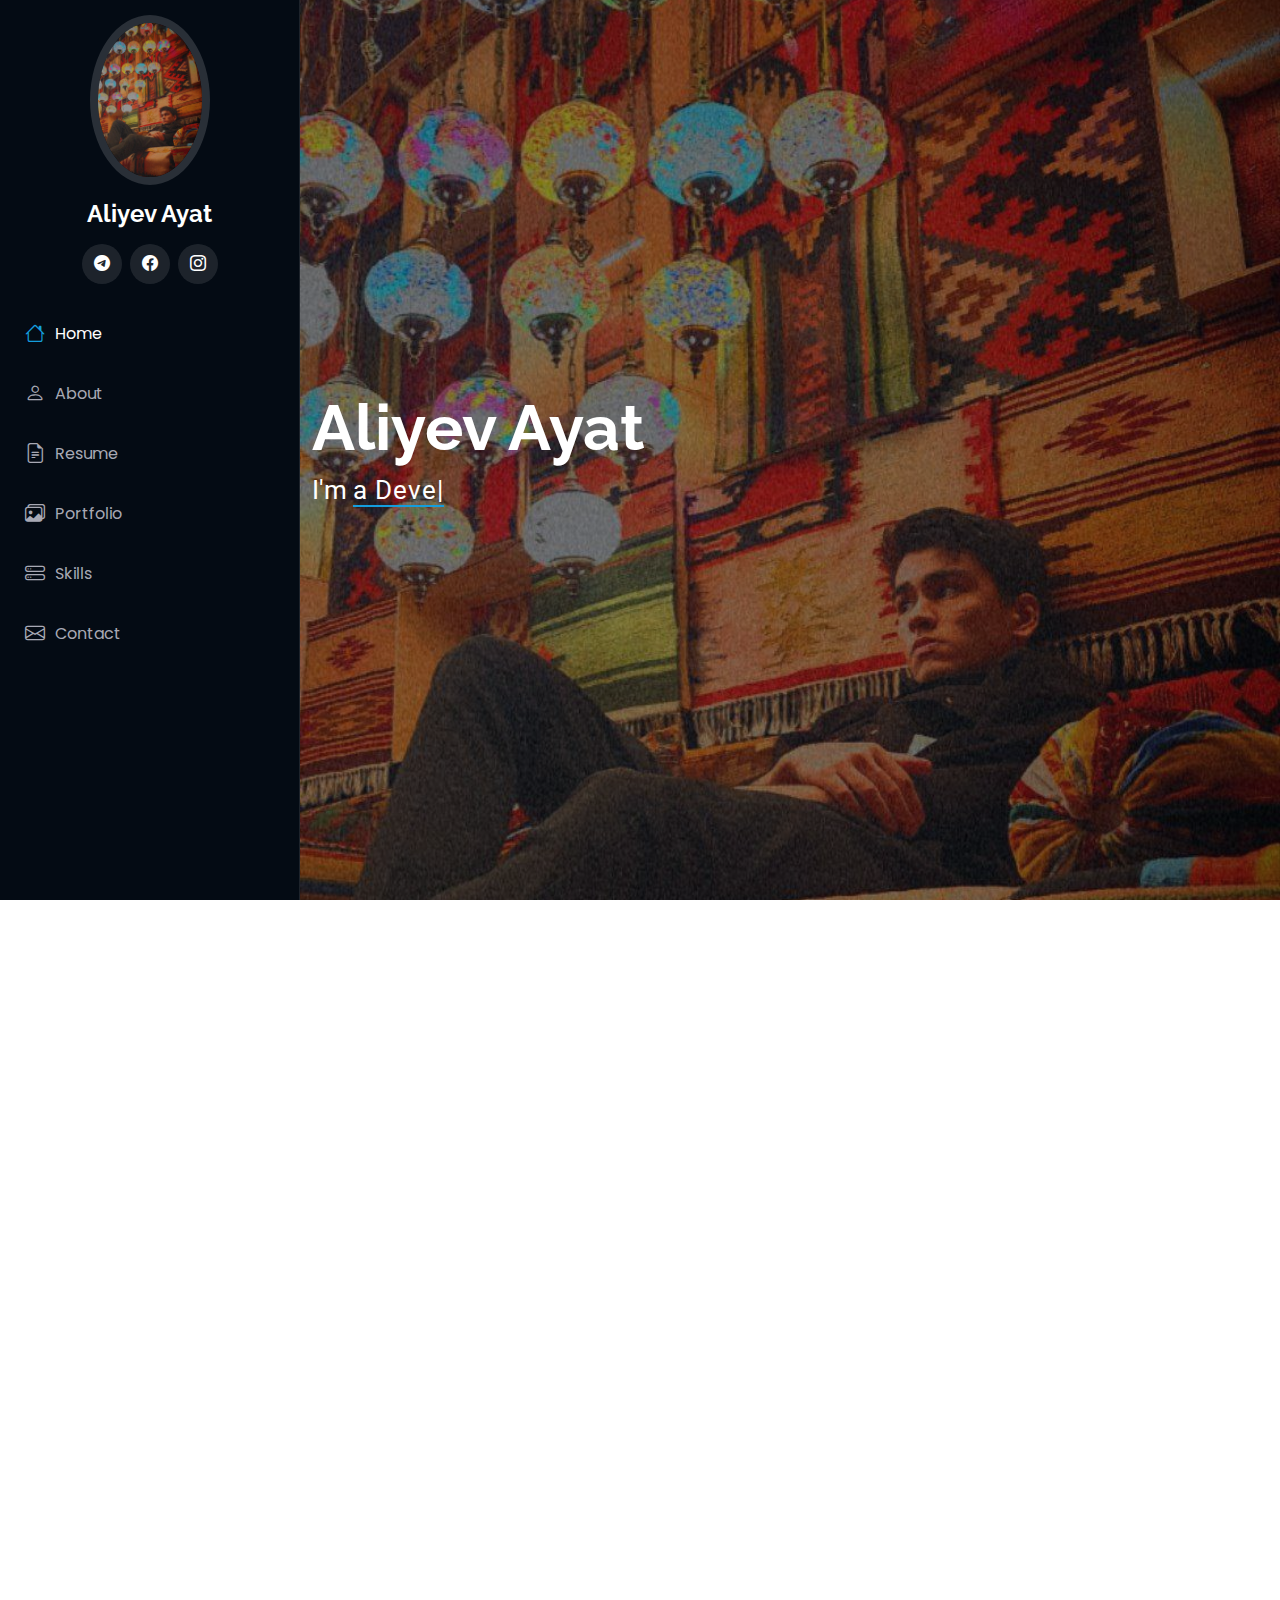
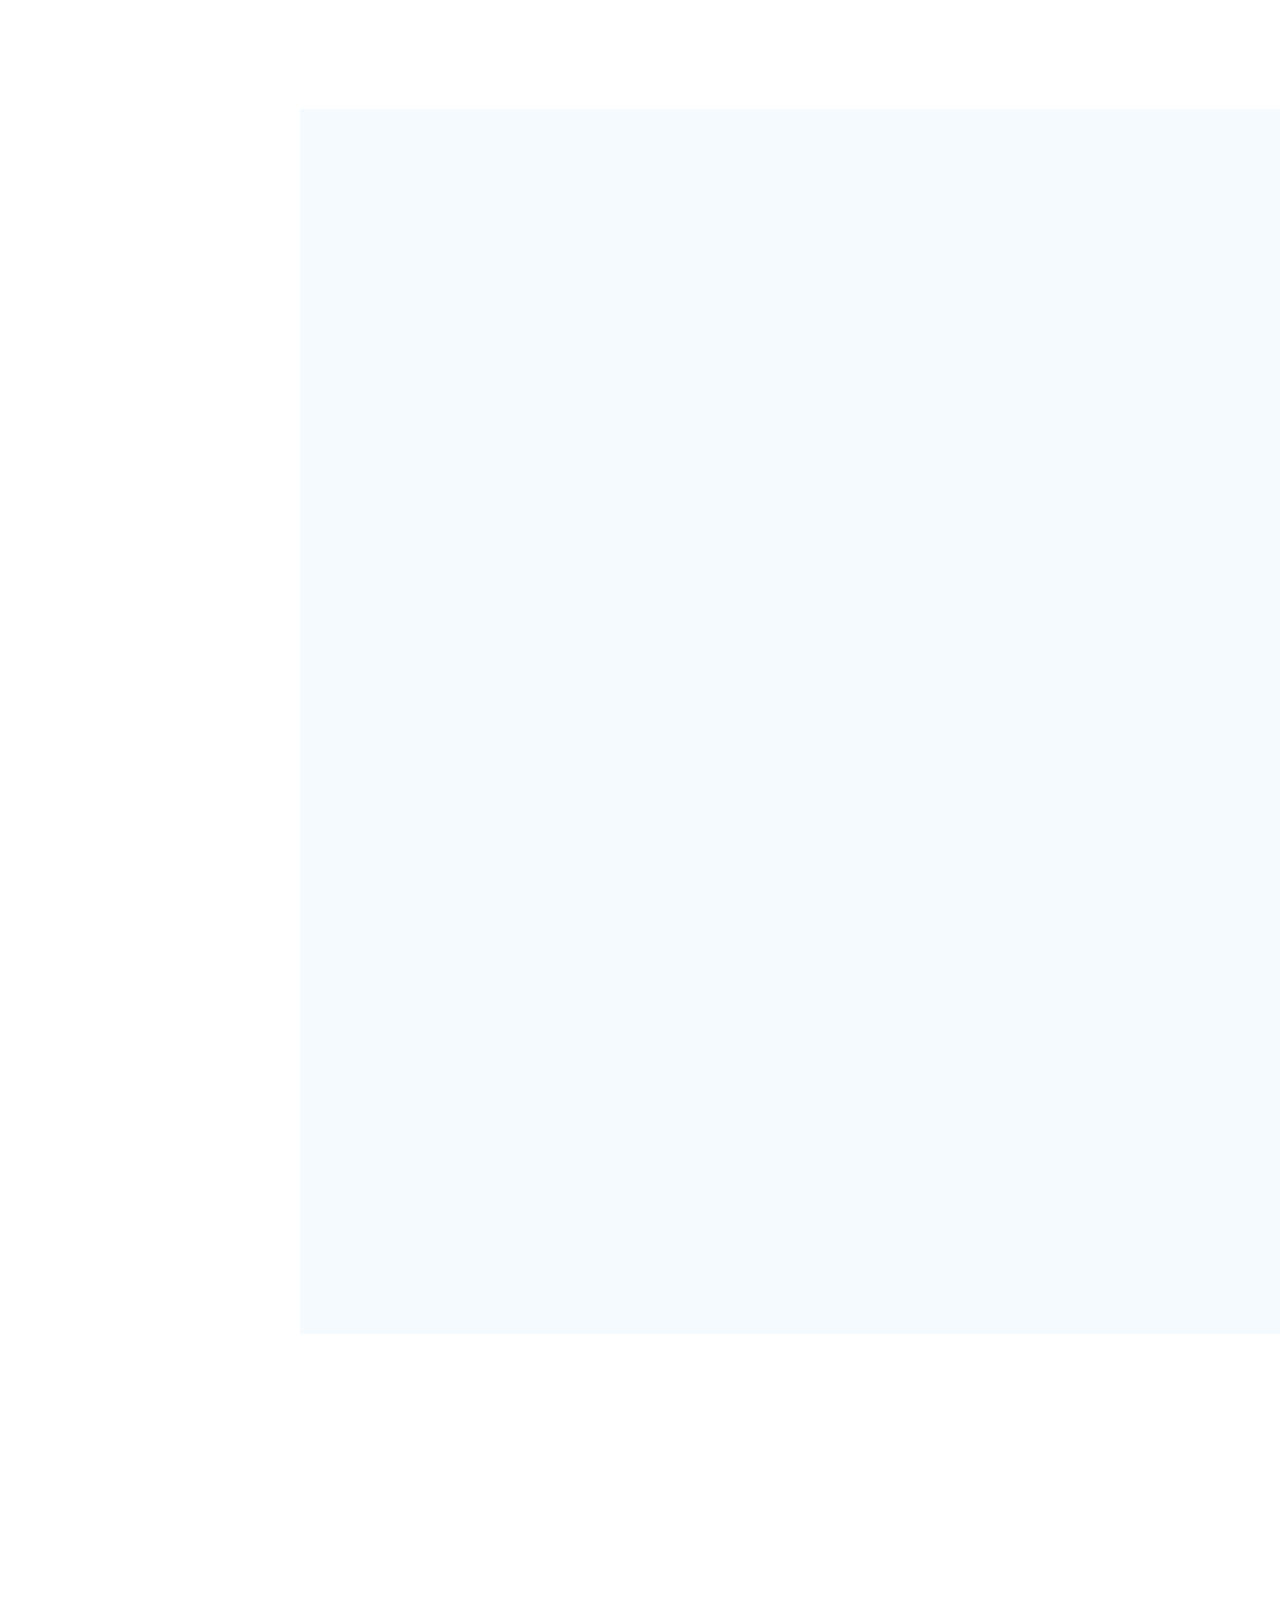
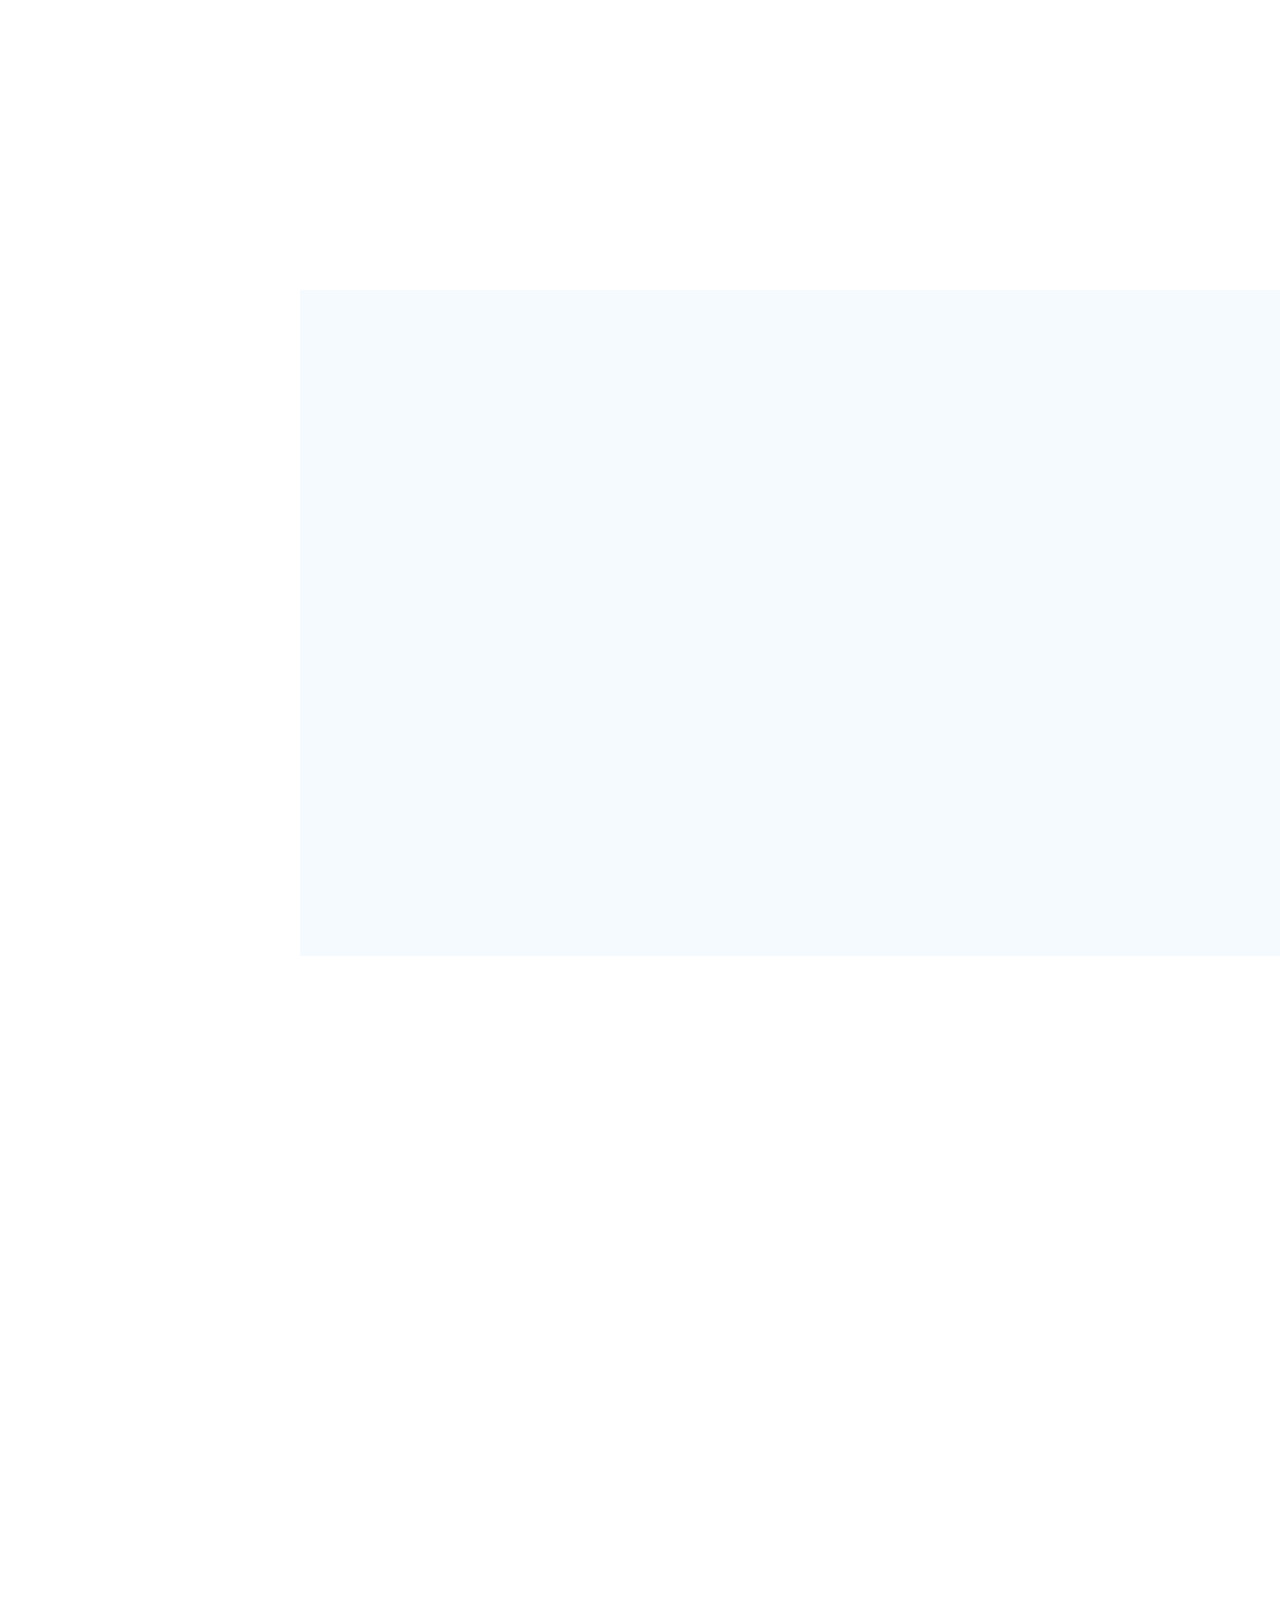
<file: index.html>
<!DOCTYPE html>
<html lang="en">

<head>
  <meta charset="utf-8">
  <meta content="width=device-width, initial-scale=1.0" name="viewport">
  <title>ImmortalRio27</title>
  <meta content="" name="description">
  <meta content="" name="keywords">

  <!-- Favicons -->
  <link href="assets/img/icon.webp" rel="icon">
  <link href="assets/img/apple-touch-icon.png" rel="apple-touch-icon">

  <!-- Fonts -->
  <link href="https://fonts.googleapis.com" rel="preconnect">
  <link href="https://fonts.gstatic.com" rel="preconnect" crossorigin>
  <link href="https://fonts.googleapis.com/css2?family=Roboto:ital,wght@0,100;0,300;0,400;0,500;0,700;0,900;1,100;1,300;1,400;1,500;1,700;1,900&family=Poppins:ital,wght@0,100;0,200;0,300;0,400;0,500;0,600;0,700;0,800;0,900;1,100;1,200;1,300;1,400;1,500;1,600;1,700;1,800;1,900&family=Raleway:ital,wght@0,100;0,200;0,300;0,400;0,500;0,600;0,700;0,800;0,900;1,100;1,200;1,300;1,400;1,500;1,600;1,700;1,800;1,900&display=swap" rel="stylesheet">

  <!-- Vendor CSS Files -->
  <link href="assets/vendor/bootstrap/css/bootstrap.min.css" rel="stylesheet">
  <link href="assets/vendor/bootstrap-icons/bootstrap-icons.css" rel="stylesheet">
  <link href="assets/vendor/aos/aos.css" rel="stylesheet">
  <link href="assets/vendor/glightbox/css/glightbox.min.css" rel="stylesheet">
  <link href="assets/vendor/swiper/swiper-bundle.min.css" rel="stylesheet">

  <!-- Main CSS File -->
  <link href="assets/css/main.css" rel="stylesheet">
</head>

<body class="index-page">

  <header id="header" class="header dark-background d-flex flex-column">
    <i class="header-toggle d-xl-none bi bi-list"></i>

    <div class="profile-img">
      <img src="assets/img/img-profile.jpg" alt="" class="img-fluid rounded-circle">
    </div>

    <a href="index.html" class="logo d-flex align-items-center justify-content-center">
      <!-- Uncomment the line below if you also wish to use an image logo -->
      <!-- <img src="assets/img/logo.png" alt=""> -->
      <h1 class="sitename">Aliyev Ayat</h1>
    </a>

    <div class="social-links text-center">
      <a href="https://t.me/ImmortalRio27" class="twitter"><i class="bi bi-telegram"></i></a>
      <a href="https://www.facebook.com/ImmortalRio27" class="facebook"><i class="bi bi-facebook"></i></a>
      <a href="https://www.instagram.com/hzbutaizen?igsh=dWxocGV4cjMxNGdn" class="instagram"><i class="bi bi-instagram"></i></a>
    </div>

    <nav id="navmenu" class="navmenu">
      <ul>
        <li><a href="#hero" class="active"><i class="bi bi-house navicon"></i>Home</a></li>
        <li><a href="#about"><i class="bi bi-person navicon"></i> About</a></li>
        <li><a href="#resume"><i class="bi bi-file-earmark-text navicon"></i> Resume</a></li>
        <li><a href="#portfolio"><i class="bi bi-images navicon"></i> Portfolio</a></li>
        <li><a href="#services"><i class="bi bi-hdd-stack navicon"></i> Skills</a></li>
        <li><a href="#contact"><i class="bi bi-envelope navicon"></i> Contact</a></li>
      </ul>
    </nav>

  </header>

  <main class="main">

    <!-- Hero Section -->
    <section id="hero" class="hero section dark-background">

      <img src="assets/img/img-profile.jpg" alt="" data-aos="fade-in" class="">

      <div class="container" data-aos="fade-up" data-aos-delay="100">
        <h2>Aliyev Ayat</h2>
        <p>I'm <span class="typed" data-typed-items="a Developer, a Freelancer, a Tester"></span><span class="typed-cursor typed-cursor--blink" aria-hidden="true"></span><span class="typed-cursor typed-cursor--blink" aria-hidden="true"></span></p>
      </div>

    </section><!-- /Hero Section -->

    <!-- About Section -->
    <section id="about" class="about section">

      <!-- Section Title -->
      <div class="container section-title" data-aos="fade-up">
        <h2>About</h2>
        <p>Welcome to the section where you can get the information about me!</p>
      </div><!-- End Section Title -->

      <div class="container" data-aos="fade-up" data-aos-delay="100">

        <div class="row gy-4 justify-content-center">
          <div class="col-lg-4">
            <img src="assets/img/img-profile.jpg" class="img-fluid" alt="">
          </div>
          <div class="col-lg-8 content">
            <h2>Software &amp; Web Developer.</h2>
            <p class="fst-italic py-3">
              My personal information:
            </p>
            <div class="row">
              <div class="col-lg-6">
                <ul>
                  <li><i class="bi bi-chevron-right"></i> <strong>Birthday:</strong> <span>27 August 2006</span></li>
                  <li><i class="bi bi-chevron-right"></i> <strong>Website:</strong> <span>www.ImmortalRio27.uz</span></li>
                  <li><i class="bi bi-chevron-right"></i> <strong>Phone:</strong> <span>+998(91)-168-57-38</span></li>
                  <li><i class="bi bi-chevron-right"></i> <strong>City:</strong> <span>Tashkent, Uzbekistan</span></li>
                </ul>
              </div>
              <div class="col-lg-6">
                <ul>
                  <li><i class="bi bi-chevron-right"></i> <strong>Age:</strong> <span>18</span></li>
                  <li><i class="bi bi-chevron-right"></i> <strong>Degree:</strong> <span>None</span></li>
                  <li><i class="bi bi-chevron-right"></i> <strong>Email:</strong> <span>ayatunity@gmail.com</span></li>
                  <li><i class="bi bi-chevron-right"></i> <strong>Freelance:</strong> <span>Available</span></li>
                </ul>
              </div>
            </div>
            <p class="py-3">
              For more information, please write to me via <i class="bi bi-telegram"></i> <u><a href="https://t.me/ImmortalRio27">Telegram</u></a>  or in another convenient way
            </p>
          </div>
        </div>

      </div>

    </section><!-- /About Section -->

    <!-- Stats Section -->
    <section id="stats" class="stats section">

      <div class="container" data-aos="fade-up" data-aos-delay="100">

        <div class="row gy-4">

          <div class="col-lg-3 col-md-6">
            <div class="stats-item">
              <i class="bi bi-emoji-smile"></i>
              <span data-purecounter-start="0" data-purecounter-end="32" data-purecounter-duration="1" class="purecounter"></span>
              <p><strong>Happy Clients</strong> <span></span></p>
            </div>
          </div><!-- End Stats Item -->

          <div class="col-lg-3 col-md-6">
            <div class="stats-item">
              <i class="bi bi-journal-richtext"></i>
              <span data-purecounter-start="0" data-purecounter-end="21" data-purecounter-duration="1" class="purecounter"></span>
              <p><strong>Projects</strong> <span></span></p>
            </div>
          </div><!-- End Stats Item -->

          <div class="col-lg-3 col-md-6">
            <div class="stats-item">
              <i class="bi bi-headset"></i>
              <span data-purecounter-start="0" data-purecounter-end="153" data-purecounter-duration="1" class="purecounter"></span>
              <p><strong>Hours Of Support</strong> <span></span></p>
            </div>
          </div><!-- End Stats Item -->

          <div class="col-lg-3 col-md-6">
            <div class="stats-item">
              <i class="bi bi-people"></i>
              <span data-purecounter-start="0" data-purecounter-end="5" data-purecounter-duration="1" class="purecounter"></span>
              <p><strong>Team Work</strong> <span></span></p>
            </div>
          </div><!-- End Stats Item -->

        </div>

      </div>

    </section><!-- /Stats Section -->

    <!-- Skills Section -->
    <section id="skills" class="skills section light-background">

      <!-- Section Title -->
      <div class="container section-title" data-aos="fade-up">
        <h2>Skills</h2>
      </div><!-- End Section Title -->

      <div class="container" data-aos="fade-up" data-aos-delay="100">

        <div class="row skills-content skills-animation">

          <div class="col-lg-6">

            <div class="progress">
              <span class="skill"><span>HTML/CSS</span> <i class="val">100%</i></span>
              <div class="progress-bar-wrap">
                <div class="progress-bar" role="progressbar" aria-valuenow="100" aria-valuemin="0" aria-valuemax="100"></div>
              </div>
            </div><!-- End Skills Item -->

            <div class="progress">
              <span class="skill"><span>JavaScript</span> <i class="val">90%</i></span>
              <div class="progress-bar-wrap">
                <div class="progress-bar" role="progressbar" aria-valuenow="90" aria-valuemin="0" aria-valuemax="100"></div>
              </div>
            </div><!-- End Skills Item -->

            <div class="progress">
              <span class="skill"><span>PHP</span> <i class="val">75%</i></span>
              <div class="progress-bar-wrap">
                <div class="progress-bar" role="progressbar" aria-valuenow="75" aria-valuemin="0" aria-valuemax="100"></div>
              </div>
            </div><!-- End Skills Item -->

          </div>

          <div class="col-lg-6">

            <div class="progress">
              <span class="skill"><span>Python</span> <i class="val">80%</i></span>
              <div class="progress-bar-wrap">
                <div class="progress-bar" role="progressbar" aria-valuenow="80" aria-valuemin="0" aria-valuemax="100"></div>
              </div>
            </div><!-- End Skills Item -->

            <div class="progress">
              <span class="skill"><span>WordPress/CMS</span> <i class="val">90%</i></span>
              <div class="progress-bar-wrap">
                <div class="progress-bar" role="progressbar" aria-valuenow="90" aria-valuemin="0" aria-valuemax="100"></div>
              </div>
            </div><!-- End Skills Item -->

            <div class="progress">
              <span class="skill"><span>C</span> <i class="val">55%</i></span>
              <div class="progress-bar-wrap">
                <div class="progress-bar" role="progressbar" aria-valuenow="55" aria-valuemin="0" aria-valuemax="100"></div>
              </div>
            </div><!-- End Skills Item -->

          </div>

        </div>

      </div>

    </section><!-- /Skills Section -->

    <!-- Resume Section -->
    <section id="resume" class="resume section">

      <!-- Section Title -->
      <div class="container section-title" data-aos="fade-up">
        <h2>Resume</h2>
        <p>Let me tell you about my experience being in IT sphere for 3 years</p>
      </div><!-- End Section Title -->

      <div class="container">

        <div class="row">

          <div class="col-lg-6" data-aos="fade-up" data-aos-delay="100">
            <h3 class="resume-title">Sumary</h3>

            <div class="resume-item pb-0">
              <h4>Aliyev Ayat</h4>
        <p><em> Software and website developer with a total of 3 years of experience </em></p>
              <ul>
                <li>Uzbekistan,Tashkent</li>
                <li>+998(91)-168-57-38 </li>
                <li>ayatunity@gmail.com</li>
              </ul>
            </div><!-- Edn Resume Item -->

            <h3 class="resume-title">Education</h3>
            <div class="resume-item">
              <h4>Frontend developer</h4>
              <h5>2022 - 2023</h5>
              <p><em>Proweb, Education Center, Tashkent</em></p>
              <p>Studied at the Frontend Development Training Center</p>
            </div><!-- Edn Resume Item -->

            <div class="resume-item">
              <h4>Backend Developer</h4>
              <h5>2023</h5>
              <p><em>Udemy, Education platform, <a href="https://www.udemy.com/">Udemy</a></em></p>
              <p>Studied at the Backend Development Online Training Center</p>
            </div><!-- Edn Resume Item -->

          </div>

          <div class="col-lg-6" data-aos="fade-up" data-aos-delay="200">
            <h3 class="resume-title">Professional Experience</h3>
            <div class="resume-item">
              <h4>Web Dev, Python, JS specialist</h4>
              <h5>2023 - Present</h5>
              <p><em>Uzbekistan, Tashkent</em></p>
              <ul>
                <li>assistance in solving IT problems</li>
                <li>Developed websites with the team</li>
                <li>Studied new things and improved my communication skills</li>
                <li>Сreated projects for business companies</li>
              </ul>
            </div><!-- Edn Resume Item -->

            <div class="resume-item">
              <h4>system administrator (IT)</h4>
              <h5>2022 - 2024</h5>
              <p><em>BNC GLOBAL UZ, Uzbekistan, Tashkent</em></p>
              <ul>
                <li>Сontrol of company computers</li>
                <li>Assistance in the implementation of information technologies</li>
                <li>Helped new employees to get familiar with technology</li>
                <li>Administration of the company's management system</li>
              </ul>
            </div><!-- Edn Resume Item -->

          </div>

        </div>

      </div>

    </section><!-- /Resume Section -->

    <!-- Portfolio Section -->
    <section id="portfolio" class="portfolio section light-background">

      <!-- Section Title -->
      <div class="container section-title" data-aos="fade-up">
        <h2>Portfolio</h2>
        <p>Here is the list of my achievements </p>
      </div><!-- End Section Title -->

      <div class="container">

        <div class="isotope-layout" data-default-filter="*" data-layout="masonry" data-sort="original-order">

          <ul class="portfolio-filters isotope-filters" data-aos="fade-up" data-aos-delay="100">
            <li data-filter="*" class="filter-active">All</li>
            <li data-filter=".filter-app">App</li>
            <li data-filter=".filter-product">Web</li>
            <li data-filter=".filter-branding">Languages</li>
            <li data-filter=".filter-books">Skills</li>
          </ul><!-- End Portfolio Filters -->

          <div class="row gy-4 isotope-container" data-aos="fade-up" data-aos-delay="200">

            <div class="col-lg-4 col-md-6 portfolio-item isotope-item filter-app">
              <div class="portfolio-content h-100">
                <img src="assets/img/portfolio/calc.png" class="img-fluid portfolio-img" alt="">
                <div class="portfolio-info">
                  <h4>Calculator</h4>
                  <p>Click for more information</p>
                  <a href="assets/img/portfolio/calc_intro.png" title="Simple Calculator created in the Python programming language" data-gallery="portfolio-gallery-app" class="glightbox preview-link"><i class="bi bi-zoom-in"></i></a>
                  <a href="portfolio-details.html" title="More Details" class="details-link"><i class="bi bi-link-45deg"></i></a>
                </div>
              </div>
            </div><!-- End Portfolio Item -->

            <div class="col-lg-4 col-md-6 portfolio-item isotope-item filter-product">
              <div class="portfolio-content h-100 stop_anime">
                <img src="assets/img/portfolio/korestet2.jpg.png" class="img-fluid portfolio-img circle" alt="">
                <div class="portfolio-info">
                  <h4>Korestet.uz</h4>
                  <p>
                    Korestet.uz website
                  </p>
                  <a href="assets/img/portfolio/korestet2.jpg" title="Website, which was created for cosmetic company" data-gallery="portfolio-gallery-product" class="glightbox preview-link"><i class="bi bi-zoom-in"></i></a>
                  <a href="https://Korestet.uz" title="More Details" class="details-link"><i class="bi bi-link-45deg"></i></a>
                </div>
              </div>
            </div><!-- End Portfolio Item -->

            <div class="col-lg-4 col-md-6 portfolio-item isotope-item filter-branding">
              <div class="portfolio-content h-100">
                <img src="assets/img/portfolio/ru.jpg" class="img-fluid portfolio-img" alt="">
                <div class="portfolio-info">
                  <h4>Russian language</h4>
                  <p>Click for more information</p>
                  <a href="assets/img/portfolio/ru.jpg" title="Language is a tool for uniting  with people!" data-gallery="portfolio-gallery-branding" class="glightbox preview-link"><i class="bi bi-zoom-in"></i></a>
                  <a href="portfolio-details.html" title="More Details" class="details-link"><i class="bi bi-link-45deg"></i></a>
                </div>
              </div>
              
            </div><!-- End Portfolio Item -->

            <div class="col-lg-4 col-md-6 portfolio-item isotope-item filter-books">
              <div class="portfolio-content h-100">
                <img src="assets/img/portfolio/py_upd.jpg" class="img-fluid portfolio-img" alt="">
                <div class="portfolio-info">
                  <h4>Python </h4>
                  <p>Click for more information</p>
                  <a href="assets/img/portfolio/py_upd.jpg" title="Python" data-gallery="portfolio-gallery-book" class="glightbox preview-link"><i class="bi bi-zoom-in"></i></a>
                  <a href="portfolio-details.html" title="More Details" class="details-link"><i class="bi bi-link-45deg"></i></a>
                </div>
              </div>
            </div><!-- End Portfolio Item -->

            <div class="col-lg-4 col-md-6 portfolio-item isotope-item filter-app">
              <div class="portfolio-content h-100">
                <img src="assets/img/portfolio/todo.webp" class="img-fluid portfolio-img" alt="">
                <div class="portfolio-info">
                  <h4>To Do List</h4>
                  <p>Click for more information</p>
                  <a href="assets/img/portfolio/todo.png" title="To Do List created in the Python programming language" data-gallery="portfolio-gallery-app" class="glightbox preview-link"><i class="bi bi-zoom-in"></i></a>
                  <a href="portfolio-details.html" title="More Details" class="details-link"><i class="bi bi-link-45deg"></i></a>
                </div>
              </div>
            </div><!-- End Portfolio Item -->

            <div class="col-lg-4 col-md-6 portfolio-item isotope-item filter-product">
              <div class="portfolio-content h-100 stop_anime">
                <img src="assets/img/portfolio/cosmetic.webp" class="img-fluid portfolio-img circle" alt="">
                <div class="portfolio-info">
                  <h4>Espaderm.com</h4>
                  <p>Espaderm.com website</p>
                  <a href="assets/img/portfolio/cosmetic.webp" title="Website, which was created for cosmetic company" data-gallery="portfolio-gallery-product" class="glightbox preview-link"><i class="bi bi-zoom-in"></i></a>
                  <a href="portfolio-details.html" title="More Details" class="details-link"><i class="bi bi-link-45deg"></i></a>
                </div>
              </div>
            </div><!-- End Portfolio Item -->

            <div class="col-lg-4 col-md-6 portfolio-item isotope-item filter-branding">
              <div class="portfolio-content h-100">
                <img src="assets/img/portfolio/korean.png" class="img-fluid portfolio-img" alt="">
                <div class="portfolio-info">
                  <h4>Korean language</h4>
                  <p>Click for more information</p>
                  <a href="assets/img/portfolio/kor.jpg" title="Language is a tool for uniting  with people!" data-gallery="portfolio-gallery-branding" class="glightbox preview-link"><i class="bi bi-zoom-in"></i></a>
                  <a href="portfolio-details.html" title="More Details" class="details-link"><i class="bi bi-link-45deg"></i></a>
                </div>
              </div>
            </div><!-- End Portfolio Item -->

            <div class="col-lg-4 col-md-6 portfolio-item isotope-item filter-books">
              <div class="portfolio-content h-100">
                <img src="assets/img/portfolio/php_2.jpg" class="img-fluid portfolio-img" alt="">
                <div class="portfolio-info">
                  <h4>PHP And Wordpress</h4>
                  <p>Click for more information</p>
                  <a href="assets/img/portfolio/php_2.jpg" title="PHP AND WORDPRESS" data-gallery="portfolio-gallery-book" class="glightbox preview-link"><i class="bi bi-zoom-in"></i></a>
                  <a href="portfolio-details.html" title="More Details" class="details-link"><i class="bi bi-link-45deg"></i></a>
                </div>
              </div>
            </div><!-- End Portfolio Item -->

            <div class="col-lg-4 col-md-6 portfolio-item isotope-item filter-app">
              <div class="portfolio-content h-100">
                <img src="assets/img/portfolio/weather.jpg" class="img-fluid portfolio-img" alt="">
                <div class="portfolio-info">
                  <h4>Weather app on python</h4>
                  <p>Click for more information</p>
                  <a href="assets/img/portfolio/weather2.jpg" title="Simple Weather App created in the Python programming language" data-gallery="portfolio-gallery-app" class="glightbox preview-link"><i class="bi bi-zoom-in"></i></a>
                  <a href="portfolio-details.html" title="More Details" class="details-link"><i class="bi bi-link-45deg"></i></a>
                </div>
              </div>
            </div><!-- End Portfolio Item -->

            <div class="col-lg-4 col-md-6 portfolio-item isotope-item filter-product">
              <div class="portfolio-content h-100 stop_anime ">
                <img src="assets/img/portfolio/weatherweb.png" class="img-fluid portfolio-img circle" alt="">
                <div class="portfolio-info ">
                  <h4>Weather Website</h4>
                  <p>GitHub Website</p>
                  <a href="assets/img/portfolio/weatherweb.png" title="Website where you can find your city's weather" data-gallery="portfolio-gallery-product" class="glightbox preview-link"><i class="bi bi-zoom-in"></i></a>
                  <a href="https://userayat.github.io/SDF/
                  " title="More Details" class="details-link"><i class="bi bi-link-45deg"></i></a>
                  
                </div>
              </div>
            </div><!-- End Portfolio Item -->

            <div class="col-lg-4 col-md-6 portfolio-item isotope-item filter-branding">
              <div class="portfolio-content h-100">
                <img src="assets/img/portfolio/eng.png" class="img-fluid portfolio-img" alt="">
                <div class="portfolio-info">
                  <h4>English language</h4>
                  <p>Click for more information</p>
                  <a href="assets/img/portfolio/eng.jpg" title="Language is a tool for uniting  with people!" data-gallery="portfolio-gallery-branding" class="glightbox preview-link"><i class="bi bi-zoom-in"></i></a>
                  <a href="portfolio-details.html" title="More Details" class="details-link"><i class="bi bi-link-45deg"></i></a>
                </div>
              </div>
            </div><!-- End Portfolio Item -->

            <div class="col-lg-4 col-md-6 portfolio-item isotope-item filter-books">
              <div class="portfolio-content h-100">
                <img src="assets/img/portfolio/py_django.jpg" class="img-fluid portfolio-img" alt="">
                <div class="portfolio-info">
                  <h4>Python and Data Science</h4>
                  <p>Click for more information</p>
                  <a href="assets/img/portfolio/py_django.jpg" title="Python And Data Science" data-gallery="portfolio-gallery-book" class="glightbox preview-link"><i class="bi bi-zoom-in"></i></a>
                  <a href="portfolio-details.html" title="More Details" class="details-link"><i class="bi bi-link-45deg"></i></a>
                </div>
              </div>
            </div><!-- End Portfolio Item -->

          </div><!-- End Portfolio Container -->

        </div>

      </div>

    </section><!-- /Portfolio Section -->

    <!-- Services Section -->
    <section id="services" class="services section">

      <!-- Section Title -->
      <div class="container section-title" data-aos="fade-up">
        <h2>Soft And Hard skills</h2>
        <p>Soft and hard skills are crucial for organisational and professional success. Let me tell about mine:</p>
      </div><!-- End Section Title -->

      <div class="container">

        <div class="row gy-4">

          <div class="col-lg-4 col-md-6 service-item d-flex" data-aos="fade-up" data-aos-delay="100">
            <div class="icon flex-shrink-0"><i class="bi bi-briefcase"></i></div>
            <div>
              <h4 class="title"><a href="skills-details.html" class="stretched-link"><u>Sociable </u> </a></h4>
              <p class="description">An excellent quality to work in a team!</p>
            </div>
          </div>
          <!-- End Service Item -->

          <div class="col-lg-4 col-md-6 service-item d-flex" data-aos="fade-up" data-aos-delay="200">
            <div class="icon flex-shrink-0"><i class="bi bi-card-checklist"></i></div>
            <div>
              <h4 class="title"><a href="skills-details.html" class="stretched-link"><u> Hardworking </u></a></h4>
              <p class="description">If I start something, you must to finish it!</p>
            </div>
          </div><!-- End Service Item -->

          <div class="col-lg-4 col-md-6 service-item d-flex" data-aos="fade-up" data-aos-delay="300">
            <div class="icon flex-shrink-0"><i class="bi bi-bar-chart"></i></div>
            <div>
              <h4 class="title"><a href="skills-details.html" class="stretched-link"><u> Teamwork </u></a></h4>
              <p class="description">Teamwork is the best way to develop yourself</p>
            </div>
          </div><!-- End Service Item -->

          <div class="col-lg-4 col-md-6 service-item d-flex" data-aos="fade-up" data-aos-delay="400">
            <div class="icon flex-shrink-0"><i class="bi bi-binoculars"></i></div>
            <div>
              <h4 class="title"><a href="skills-details.html" class="stretched-link"><u> PHP, PYTHON, C </u></a></h4>
              <p class="description">Programming languages ​​for the server side!</p>
            </div>
          </div><!-- End Service Item -->

          <div class="col-lg-4 col-md-6 service-item d-flex" data-aos="fade-up" data-aos-delay="500">
            <div class="icon flex-shrink-0"><i class="bi bi-brightness-high"></i></div>
            <div>
              <h4 class="title"><a href="skills-details.html" class="stretched-link"><u>JavaScript, HTML, CSS </u> </a></h4>
              <p class="description">Programming languages ​​for the client side!</p>
            </div>
          </div><!-- End Service Item -->

          <div class="col-lg-4 col-md-6 service-item d-flex" data-aos="fade-up" data-aos-delay="600">
            <div class="icon flex-shrink-0"><i class="bi bi-calendar4-week"></i></div>
            <div>
              <h4 class="title"><a href="skills-details.html" class="stretched-link"> <u>DJANGO, VUE, REACT </u></h4>
              <p class="description">Developing  with advanced frameworks!</p>
            </div>
          </div><!-- End Service Item -->

        </div>

      </div>

    </section><!-- /Services Section -->

    <!-- Testimonials Section -->
    <section id="testimonials" class="testimonials section light-background">

      <!-- Section Title -->
      <div class="container section-title" data-aos="fade-up">
        <h2>Testimonials</h2>
        <p>Reviews are an important part of your work.</p>
      </div><!-- End Section Title -->

      <div class="container" data-aos="fade-up" data-aos-delay="100">

        <div class="swiper init-swiper">
          <script type="application/json" class="swiper-config">
            {
              "loop": true,
              "speed": 600,
              "autoplay": {
                "delay": 5000
              },
              "slidesPerView": "auto",
              "pagination": {
                "el": ".swiper-pagination",
                "type": "bullets",
                "clickable": true
              },
              "breakpoints": {
                "320": {
                  "slidesPerView": 1,
                  "spaceBetween": 40
                },
                "1200": {
                  "slidesPerView": 3,
                  "spaceBetween": 1
                }
              }
            }
          </script>
          <div class="swiper-wrapper">

            <div class="swiper-slide">
              <div class="testimonial-item">
                <p>
                  <i class="bi bi-quote quote-icon-left"></i>
                  <span>Created our website and supported our team for several years!</span>
                  <i class="bi bi-quote quote-icon-right"></i>
                </p>
                <img src="assets/img/testimonials/daler.jpg" class="testimonial-img" alt="">
                <h3>Daler

                </h3>
                <h4>BNC GLOBAL UZ CEO &amp; Founder </h4>
              </div>
            </div><!-- End testimonial item -->

            <div class="swiper-slide">
              <div class="testimonial-item">
                <p>
                  <i class="bi bi-quote quote-icon-left"></i>
                  <span>It was a pleasure doing business with him</span>
                  <i class="bi bi-quote quote-icon-right"></i>
                </p>
                <img src="assets/img/testimonials/gymbro.jpg" class="testimonial-img" alt="">
                <h3>Igor</h3>
                <h4>Korestet CEO &amp; Founder</h4>
              </div>
            </div><!-- End testimonial item -->

            <div class="swiper-slide">
              <div class="testimonial-item">
                <p>
                  <i class="bi bi-quote quote-icon-left"></i>
                  <span>It was a pleasure to work with you as a team</span>
                  <i class="bi bi-quote quote-icon-right"></i>
                </p>
                <img src="assets/img/testimonials/alina.jpg" class="testimonial-img" alt="">
                <h3>Alina</h3>
                <h4>Designer</h4>
              </div>
            </div><!-- End testimonial item -->

            <div class="swiper-slide">
              <div class="testimonial-item">
                <p>
                  <i class="bi bi-quote quote-icon-left"></i>
                  <span>Thank you for supporting my online store!</span>
                  <i class="bi bi-quote quote-icon-right"></i>
                </p>
                <img src="assets/img/testimonials/sister.jpg" class="testimonial-img" alt="">
                <h3>Shakhnoza</h3>
                <h4>Store Owner</h4>
              </div>
            </div><!-- End testimonial item -->

            <div class="swiper-slide">
              <div class="testimonial-item">
                <p>
                  <i class="bi bi-quote quote-icon-left"></i>
                  <span>Thank you for the development in IT in our small business!.</span>
                  <i class="bi bi-quote quote-icon-right"></i>
                </p>
                <img src="assets/img/testimonials/zaur.jpg" class="testimonial-img" alt="">
                <h3>Zaur</h3>
                <h4>CEO </h4>
              </div>
            </div><!-- End testimonial item -->

          </div>
          <div class="swiper-pagination"></div>
        </div>

      </div>

    </section><!-- /Testimonials Section -->

    <!-- Contact Section -->
    <section id="contact" class="contact section">

      <!-- Section Title -->
      <div class="container section-title" data-aos="fade-up">
        <h2>Contact</h2>
        <p>Feedback? You are in the right place!</p>
      </div><!-- End Section Title -->

      <div class="container info" data-aos="fade-up" data-aos-delay="100">

        <div class="row gy-4">

          <div class="col-lg-5">

            <div class="info-wrap">
              <div class="info-item d-flex" data-aos="fade-up" data-aos-delay="200">
                <i class="bi bi-geo-alt flex-shrink-0"></i>
                <div>
                  <h3>Address</h3>
                  <p>Babur 67/6 Street, Tashkent, Uzbekistan</p>
                </div>
              </div><!-- End Info Item -->

              <div class="info-item d-flex" data-aos="fade-up" data-aos-delay="300">
                <i class="bi bi-telephone flex-shrink-0"></i>
                <div>
                  <h3>Call Me</h3>
                  <p> <a href="tel:+998911685738">+998(98)-168-57-38 </a> </p>
                </div>
              </div><!-- End Info Item -->

              <div class="info-item d-flex" data-aos="fade-up" data-aos-delay="400">
                <i class="bi bi-envelope flex-shrink-0"></i>
                <div>
                  <h3>Email Me</h3>
                  <p><a href="mailto:ayatunity@gmail.com"> ayatunity@gmail.com </a></p>
                </div>
              </div><!-- End Info Item -->
              <iframe src="https://www.google.com/maps/embed?pb=!1m14!1m8!1m3!1d2570.378454312424!2d69.2578611161112!3d41.27793386771752!3m2!1i1024!2i768!4f13.1!3m3!1m2!1s0x38ae8a915665ce1d%3A0x210ab80a5bfa831a!2zNjcvNiwg0KLQsNGI0LrQtdC90YIsIFRhc2hrZW50LCDQo9C30LHQtdC60LjRgdGC0LDQvQ!5e0!3m2!1sru!2sus!4v1725622064878!5m2!1sru!2sus" frameborder="0" style="border:0; width: 100%; height: 270px;" allowfullscreen="" loading="lazy" referrerpolicy="no-referrer-when-downgrade"></iframe>
            </div>
          </div>
              </div>
            </form>
          </div><!-- End Contact Form -->

        </div>

      </div>

    </section><!-- /Contact Section -->

  </main>


  <!-- Scroll Top -->
  <a href="#" id="scroll-top" class="scroll-top d-flex align-items-center justify-content-center"><i class="bi bi-arrow-up-short"></i></a>

  <!-- Preloader -->
  <div id="preloader"></div>

  <!-- Vendor JS Files -->
  <script src="assets/vendor/bootstrap/js/bootstrap.bundle.min.js"></script>
  <script src="assets/vendor/php-email-form/validate.js"></script>
  <script src="assets/vendor/aos/aos.js"></script>
  <script src="assets/vendor/typed.js/typed.umd.js"></script>
  <script src="assets/vendor/purecounter/purecounter_vanilla.js"></script>
  <script src="assets/vendor/waypoints/noframework.waypoints.js"></script>
  <script src="assets/vendor/glightbox/js/glightbox.min.js"></script>
  <script src="assets/vendor/imagesloaded/imagesloaded.pkgd.min.js"></script>
  <script src="assets/vendor/isotope-layout/isotope.pkgd.min.js"></script>
  <script src="assets/vendor/swiper/swiper-bundle.min.js"></script>

  <!-- Main JS File -->
  <script src="assets/js/main.js"></script>

</body>
<style>
  .gy-4{
    margin: 0 auto;
    display: flex;
    justify-content: center;

  }
  a{
    text-decoration: none;
    color: black;
  }
</style>
</html>
</file>
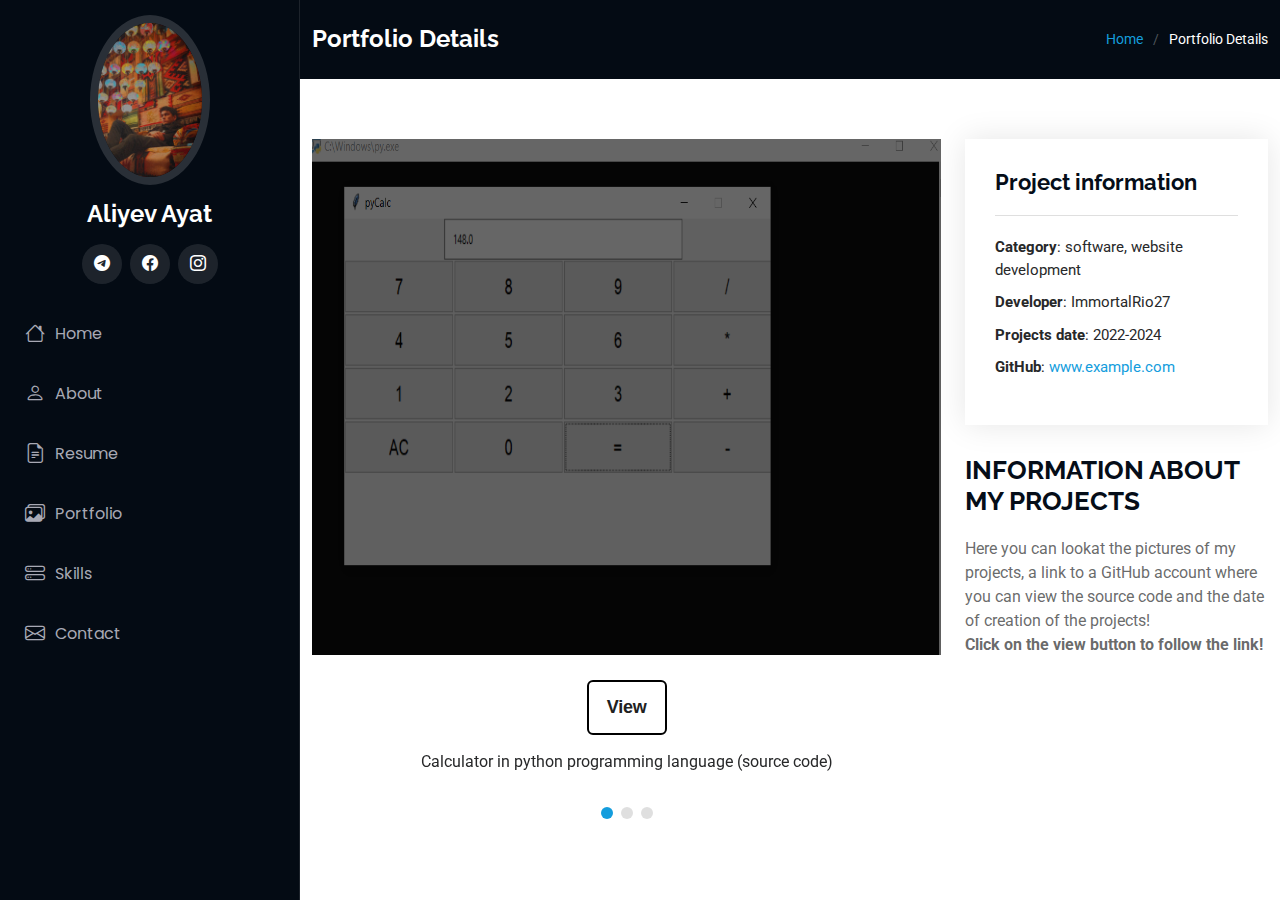
<file: portfolio-details.html>
<!DOCTYPE html>
<html lang="en">

<head>
  <meta charset="utf-8">
  <meta content="width=device-width, initial-scale=1.0" name="viewport">
  <title>Portfolio Details - ImmortalRio27</title>
  <meta content="" name="description">
  <meta content="" name="keywords">

  <!-- Favicons -->
  <link href="assets/img/icon.webp" rel="icon">
  <link href="assets/img/apple-touch-icon.png" rel="apple-touch-icon">

  <!-- Fonts -->
  <link href="https://fonts.googleapis.com" rel="preconnect">
  <link href="https://fonts.gstatic.com" rel="preconnect" crossorigin>
  <link href="https://fonts.googleapis.com/css2?family=Roboto:ital,wght@0,100;0,300;0,400;0,500;0,700;0,900;1,100;1,300;1,400;1,500;1,700;1,900&family=Poppins:ital,wght@0,100;0,200;0,300;0,400;0,500;0,600;0,700;0,800;0,900;1,100;1,200;1,300;1,400;1,500;1,600;1,700;1,800;1,900&family=Raleway:ital,wght@0,100;0,200;0,300;0,400;0,500;0,600;0,700;0,800;0,900;1,100;1,200;1,300;1,400;1,500;1,600;1,700;1,800;1,900&display=swap" rel="stylesheet">

  <!-- Vendor CSS Files -->
  <link href="assets/vendor/bootstrap/css/bootstrap.min.css" rel="stylesheet">
  <link href="assets/vendor/bootstrap-icons/bootstrap-icons.css" rel="stylesheet">
  <link href="assets/vendor/aos/aos.css" rel="stylesheet">
  <link href="assets/vendor/glightbox/css/glightbox.min.css" rel="stylesheet">
  <link href="assets/vendor/swiper/swiper-bundle.min.css" rel="stylesheet">

  <!-- Main CSS File -->
  <link href="assets/css/main.css" rel="stylesheet">
</head>

<body class="portfolio-details-page">

  <header id="header" class="header dark-background d-flex flex-column">
    <i class="header-toggle d-xl-none bi bi-list"></i>

    <div class="profile-img">
      <img src="assets/img/img-profile.jpg" alt="" class="img-fluid rounded-circle">
    </div>

    <a href="index.html" class="logo d-flex align-items-center justify-content-center">
      <!-- Uncomment the line below if you also wish to use an image logo -->
      <!-- <img src="assets/img/logo.png" alt=""> -->
      <h1 class="sitename">Aliyev Ayat</h1>
    </a>

    <div class="social-links text-center">
      <a href="https://t.me/ImmortalRio27" class="twitter"><i class="bi bi-telegram"></i></a>
      <a href="https://www.facebook.com/ImmortalRio27" class="facebook"><i class="bi bi-facebook"></i></a>
      <a href="https://www.instagram.com/hzbutaizen?igsh=dWxocGV4cjMxNGdn" class="instagram"><i class="bi bi-instagram"></i></a>
    </div>

    <nav id="navmenu" class="navmenu">
      <ul>
        <li><a href="index.html"><i class="bi bi-house navicon"></i>Home</a></li>
        <li><a href="index.html#about"><i class="bi bi-person navicon"></i> About</a></li>
        <li><a href="index.html#resume"><i class="bi bi-file-earmark-text navicon"></i> Resume</a></li>
        <li><a href="index.html#portfolio"><i class="bi bi-images navicon"></i> Portfolio</a></li>
        <li><a href="index.html#services"><i class="bi bi-hdd-stack navicon"></i> Skills</a></li>
        <li><a href="index.html#contact"><i class="bi bi-envelope navicon"></i> Contact</a></li>
      </ul>
    </nav>

  </header>

  <main class="main">

    <!-- Page Title -->
    <div class="page-title dark-background">
      <div class="container d-lg-flex justify-content-between align-items-center">
        <h1 class="mb-2 mb-lg-0">Portfolio Details</h1>
        <nav class="breadcrumbs">
          <ol>
            <li><a href="index.html">Home</a></li>
            <li class="current">Portfolio Details</li>
          </ol>
        </nav>
      </div>
    </div><!-- End Page Title -->

    <!-- Portfolio Details Section -->
    <section id="portfolio-details" class="portfolio-details section">

      <div class="container" data-aos="fade-up" data-aos-delay="100">

        <div class="row gy-4">

          <div class="col-lg-8">
            <div class="portfolio-details-slider swiper init-swiper">

              <script type="application/json" class="swiper-config">
                {
                  "loop": true,
                  "speed": 600,
                  "autoplay": {
                    "delay": 3000
                  },
                  "slidesPerView": "auto",
                  "pagination": {
                    "el": ".swiper-pagination",
                    "type": "bullets",
                    "clickable": true
                  }
                }
              </script>

              <div class="swiper-wrapper align-items-center">
                <div class="swiper-slide">
                  <img src="assets/img/portfolio/calc_intro.png" alt="" class="profile-img__slide">
                  <div class="btn__wrapper">
                   <a href="https://github.com/UserAyat/Calculator"><button class="view_btn" role="button">View</button></a> 
                    <p>Calculator in python programming language (source code)</p>
                  </div>
                </div>

                <div class="swiper-slide">
                  <img src="assets/img/portfolio/weatherweb.jpg" alt=""class="profile-img__slide">
                  <div class="btn__wrapper">
                    <a href="https://github.com/UserAyat/weather_py"><button class="view_btn" role="button">View</button></a>
                    <p>Weather App  in python programming language (source code)</p>
                  </div>
                </div>

                <div class="swiper-slide">
                  <img src="assets/img/portfolio/todo.webp" alt="" class="profile-img__slide">
                  <div class="btn__wrapper">
                  <a href="https://github.com/UserAyat/todo"> <button class="view_btn" role="button">View</button></a> 
                    <p>To Do List App in python programming language (source code)</p>
                  </div>
                </div>

              </div>
              <div class="swiper-pagination"></div>
            </div>
          </div>

          <div class="col-lg-4">
            <div class="portfolio-info" data-aos="fade-up" data-aos-delay="200">
              <h3>Project information</h3>
              <ul>
                <li><strong>Category</strong>: software, website development </li>
                <li><strong>Developer</strong>: ImmortalRio27</li>
                <li><strong>Projects date</strong>:  2022-2024</li>
                <li><strong>GitHub</strong>: <a href="#">www.example.com</a></li>
              </ul>
            </div>
            <div class="portfolio-description" data-aos="fade-up" data-aos-delay="300">
              <h2 style="text-transform: uppercase;">information about my projects</h2>
              <p>
                Here you can lookat the pictures of my projects, a link to a GitHub account where you can view the source code  and the date of creation of the projects!
                <br><b>Click on the view button to follow the link!</b>
              </p>
            </div>
          </div>

        </div>

      </div>

    </section><!-- /Portfolio Details Section -->

  </main>

  <!-- Scroll Top -->
  <a href="#" id="scroll-top" class="scroll-top d-flex align-items-center justify-content-center"><i class="bi bi-arrow-up-short"></i></a>

  <!-- Preloader -->
  <div id="preloader"></div>

  <!-- Vendor JS Files -->
  <script src="assets/vendor/bootstrap/js/bootstrap.bundle.min.js"></script>
  <script src="assets/vendor/php-email-form/validate.js"></script>
  <script src="assets/vendor/aos/aos.js"></script>
  <script src="assets/vendor/typed.js/typed.umd.js"></script>
  <script src="assets/vendor/purecounter/purecounter_vanilla.js"></script>
  <script src="assets/vendor/waypoints/noframework.waypoints.js"></script>
  <script src="assets/vendor/glightbox/js/glightbox.min.js"></script>
  <script src="assets/vendor/imagesloaded/imagesloaded.pkgd.min.js"></script>
  <script src="assets/vendor/isotope-layout/isotope.pkgd.min.js"></script>
  <script src="assets/vendor/swiper/swiper-bundle.min.js"></script>

  <!-- Main JS File -->
  <script src="assets/js/main.js"></script>

</body>
<style>
.swiper-slide{
  display: flex;
  flex-direction: column;
  justify-content: center;
  align-items: center;
}
/* CSS */
.btn__wrapper{
  margin-top: 25px;
  display: flex;
  flex-direction: column;
  justify-content: center;
  align-items: center;
  gap: 15px;
}
.view_btn {
  background: #fff;
  backface-visibility: hidden;
  border-radius: .375rem;
  border-style: solid;
  border-width: .125rem;
  box-sizing: border-box;
  color: #212121;
  cursor: pointer;
  display: inline-block;
  font-family: Circular,Helvetica,sans-serif;
  font-size: 1.125rem;
  font-weight: 700;
  letter-spacing: -.01em;
  line-height: 1.3;
  padding: .875rem 1.125rem;
  position: relative;
  text-align: left;
  text-decoration: none;
  transform: translateZ(0) scale(1);
  transition: transform .2s;
  user-select: none;
  -webkit-user-select: none;
  touch-action: manipulation;
}

.view_btn:not(:disabled):hover {
  transform: scale(1.05);
}

.view_btn:not(:disabled):hover:active {
  transform: scale(1.05) translateY(.125rem);
}

.view_btn:focus {
  outline: 0 solid transparent;
}

.view_btn:focus:before {
  content: "";
  left: calc(-1*.375rem);
  pointer-events: none;
  position: absolute;
  top: calc(-1*.375rem);
  transition: border-radius;
  user-select: none;
}

.view_btn:focus:not(:focus-visible) {
  outline: 0 solid transparent;
}

.view_btn:focus:not(:focus-visible):before {
  border-width: 0;
}

.view_btn:not(:disabled):active {
  transform: translateY(.125rem);
}
@media (min-width: 320px) {
  .profile-img__slide{
  min-height: 222px !important;
  max-height: 222px !important;
  filter: brightness(40%);
}
}
@media (min-width: 500px) {
  .profile-img__slide{
  min-height: 250px !important;
  max-height: 300px !important;
  filter: brightness(40%);
}
}
@media (min-width: 768px) {
  .profile-img__slide{
  min-height: 260px !important;
  max-height: 400px !important;
  filter: brightness(40%);
}
}
@media (min-width: 992px) {
  .profile-img__slide{
  min-height: 516px !important;
  max-height: 516px !important;
  filter: brightness(40%);
}
}
@media (min-width: 1800px) {
  .profile-img__slide{
  min-height: 516px !important;
  max-height: 516px !important;
  filter: brightness(40%);
}
}


</style>
</html>
</file>
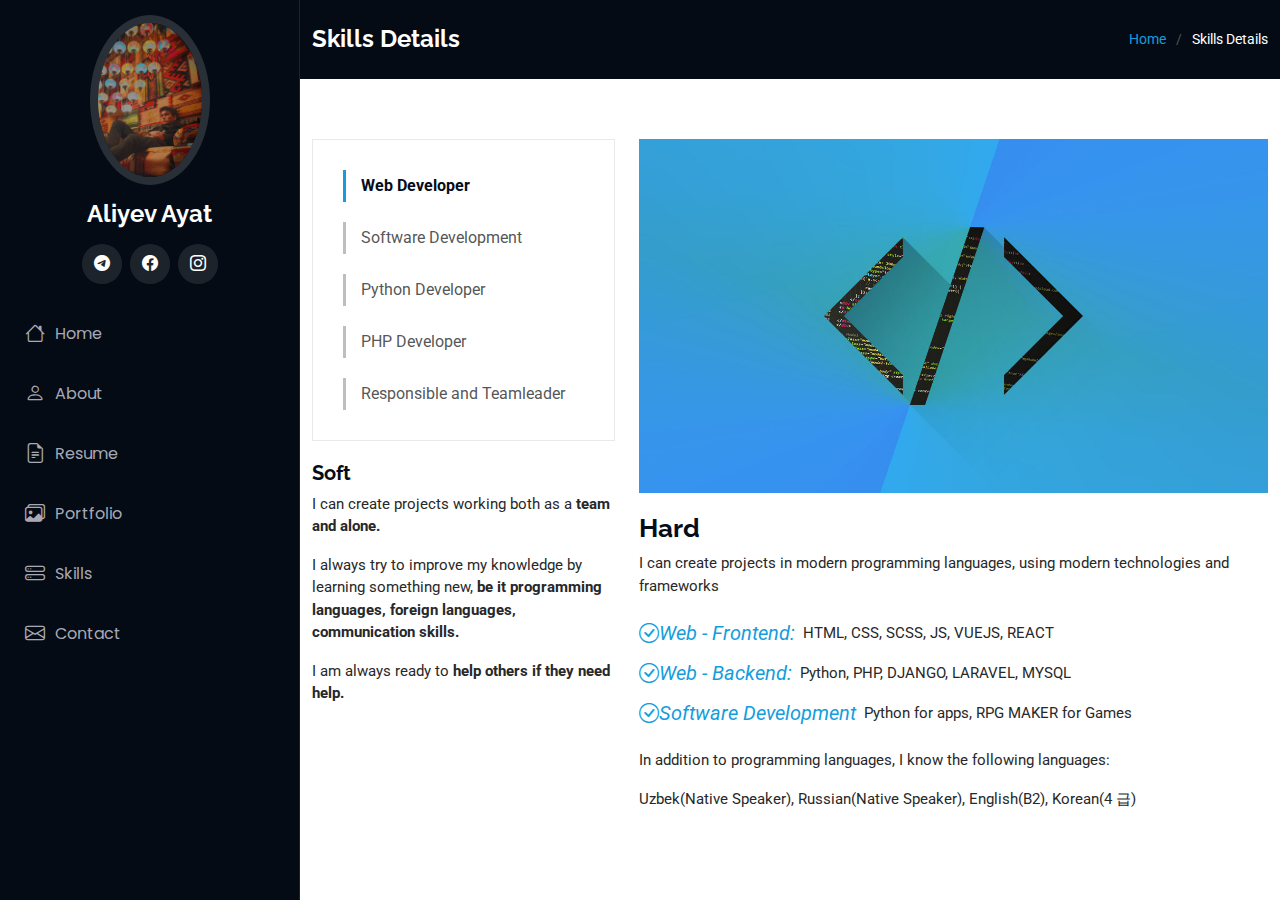
<file: skills-details.html>
<!DOCTYPE html>
<html lang="en">

<head>
  <meta charset="utf-8">
  <meta content="width=device-width, initial-scale=1.0" name="viewport">
  <title>Skills Details - ImmortalRio27</title>
  <meta content="" name="description">
  <meta content="" name="keywords">

  <!-- Favicons -->
  <link href="assets/img/icon.webp" rel="icon">
  <link href="assets/img/apple-touch-icon.png" rel="apple-touch-icon">

  <!-- Fonts -->
  <link href="https://fonts.googleapis.com" rel="preconnect">
  <link href="https://fonts.gstatic.com" rel="preconnect" crossorigin>
  <link href="https://fonts.googleapis.com/css2?family=Roboto:ital,wght@0,100;0,300;0,400;0,500;0,700;0,900;1,100;1,300;1,400;1,500;1,700;1,900&family=Poppins:ital,wght@0,100;0,200;0,300;0,400;0,500;0,600;0,700;0,800;0,900;1,100;1,200;1,300;1,400;1,500;1,600;1,700;1,800;1,900&family=Raleway:ital,wght@0,100;0,200;0,300;0,400;0,500;0,600;0,700;0,800;0,900;1,100;1,200;1,300;1,400;1,500;1,600;1,700;1,800;1,900&display=swap" rel="stylesheet">

  <!-- Vendor CSS Files -->
  <link href="assets/vendor/bootstrap/css/bootstrap.min.css" rel="stylesheet">
  <link href="assets/vendor/bootstrap-icons/bootstrap-icons.css" rel="stylesheet">
  <link href="assets/vendor/aos/aos.css" rel="stylesheet">
  <link href="assets/vendor/glightbox/css/glightbox.min.css" rel="stylesheet">
  <link href="assets/vendor/swiper/swiper-bundle.min.css" rel="stylesheet">

  <!-- Main CSS File -->
  <link href="assets/css/main.css" rel="stylesheet">
</head>

<body class="service-details-page">

  <header id="header" class="header dark-background d-flex flex-column">
    <i class="header-toggle d-xl-none bi bi-list"></i>

    <div class="profile-img">
      <img src="assets/img/img-profile.jpg" alt="" class="img-fluid rounded-circle">
    </div>

    <a href="index.html" class="logo d-flex align-items-center justify-content-center">
      <!-- Uncomment the line below if you also wish to use an image logo -->
      <!-- <img src="assets/img/logo.png" alt=""> -->
      <h1 class="sitename">Aliyev Ayat</h1>
    </a>

    <div class="social-links text-center">
      <a href="https://t.me/ImmortalRio27" class="twitter"><i class="bi bi-telegram"></i></a>
      <a href="https://www.facebook.com/ImmortalRio27" class="facebook"><i class="bi bi-facebook"></i></a>
      <a href="https://www.instagram.com/hzbutaizen?igsh=dWxocGV4cjMxNGdn" class="instagram"><i class="bi bi-instagram"></i></a>
    </div>

    <nav id="navmenu" class="navmenu">
      <ul>
        <li><a href="index.html"><i class="bi bi-house navicon"></i>Home</a></li>
        <li><a href="index.html#about"><i class="bi bi-person navicon"></i> About</a></li>
        <li><a href="index.html#resume"><i class="bi bi-file-earmark-text navicon"></i> Resume</a></li>
        <li><a href="index.html#portfolio"><i class="bi bi-images navicon"></i> Portfolio</a></li>
        <li><a href="index.html#services"><i class="bi bi-hdd-stack navicon"></i> Skills</a></li>
        <li><a href="index.html#contact"><i class="bi bi-envelope navicon"></i> Contact</a></li>
      </ul>
    </nav>

  </header>

  <main class="main">

    <!-- Page Title -->
    <div class="page-title dark-background">
      <div class="container d-lg-flex justify-content-between align-items-center">
        <h1 class="mb-2 mb-lg-0">Skills Details</h1>
        <nav class="breadcrumbs">
          <ol>
            <li><a href="index.html">Home</a></li>
            <li class="current">Skills Details</li>
          </ol>
        </nav>
      </div>
    </div><!-- End Page Title -->

    <!-- Service Details Section -->
    <section id="service-details" class="service-details section">

      <div class="container">

        <div class="row gy-4">

          <div class="col-lg-4" data-aos="fade-up" data-aos-delay="100">
            <div class="services-list">
              <a href="#" class="active">Web Developer</a>
              <a href="#">Software Development</a>
              <a href="#">Python Developer</a>
              <a href="#">PHP Developer</a>
              <a href="#">Responsible and Teamleader</a>
            </div>

            <h4>Soft</h4>
            <p>I can create projects working both as a <b>team and alone. </b> </p>
            <p>I always try to improve my knowledge by learning something new,<b> be it programming languages, foreign languages, communication skills.</b></p>
            <p> I am always ready to <b> help others if they need help.</b></p>
          </div>

          <div class="col-lg-8" data-aos="fade-up" data-aos-delay="200">
            <img src="assets/img/portfolio/code.jpg" alt="" class="img-fluid services-img">
            <h3>Hard</h3>
            <p>
              I can create projects in modern programming languages, using modern technologies and frameworks
            </p>
            <ul>
              <li><i class="bi bi-check-circle">Web - Frontend:</i><span>HTML, CSS, SCSS, JS, VUEJS, REACT</span></li>
              <li><i class="bi bi-check-circle">Web - Backend:</i> <span>Python, PHP, DJANGO, LARAVEL, MYSQL</span></li>
              <li><i class="bi bi-check-circle">Software Development</i> <span>Python for apps, RPG MAKER for Games</span></li>
            </ul>
            <p>
              In addition to programming languages, I know the following languages:
            </p>
            <p>
              Uzbek(Native Speaker), Russian(Native Speaker), English(B2), Korean(4 급)
            </p>
          </div>

        </div>

      </div>

    </section><!-- /Service Details Section -->

  </main>
  <!-- Scroll Top -->
  <a href="#" id="scroll-top" class="scroll-top d-flex align-items-center justify-content-center"><i class="bi bi-arrow-up-short"></i></a>

  <!-- Preloader -->
  <div id="preloader"></div>

  <!-- Vendor JS Files -->
  <script src="assets/vendor/bootstrap/js/bootstrap.bundle.min.js"></script>
  <script src="assets/vendor/php-email-form/validate.js"></script>
  <script src="assets/vendor/aos/aos.js"></script>
  <script src="assets/vendor/typed.js/typed.umd.js"></script>
  <script src="assets/vendor/purecounter/purecounter_vanilla.js"></script>
  <script src="assets/vendor/waypoints/noframework.waypoints.js"></script>
  <script src="assets/vendor/glightbox/js/glightbox.min.js"></script>
  <script src="assets/vendor/imagesloaded/imagesloaded.pkgd.min.js"></script>
  <script src="assets/vendor/isotope-layout/isotope.pkgd.min.js"></script>
  <script src="assets/vendor/swiper/swiper-bundle.min.js"></script>

  <!-- Main JS File -->
  <script src="assets/js/main.js"></script>

</body>

</html>
</file>
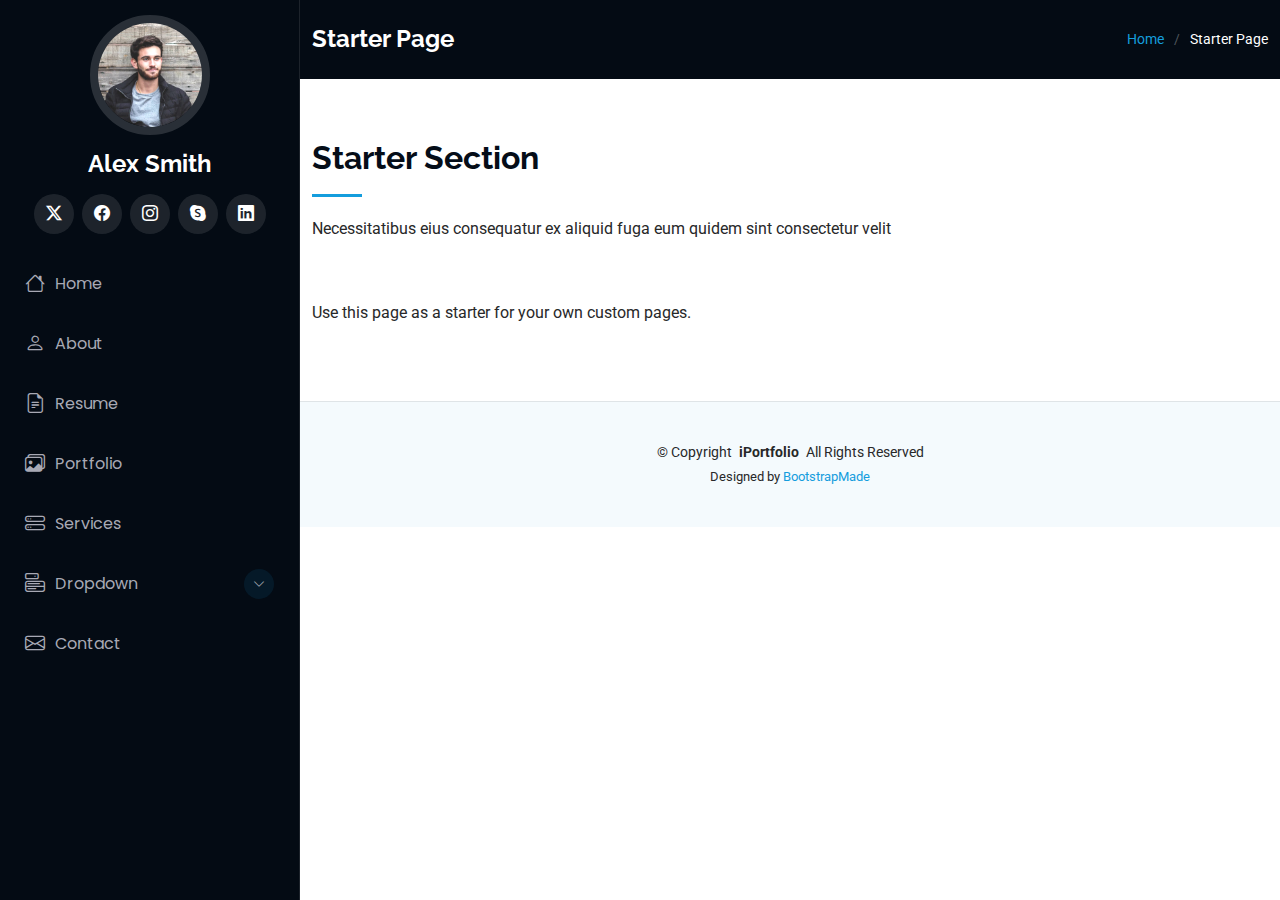
<file: starter-page.html>
<!DOCTYPE html>
<html lang="en">

<head>
  <meta charset="utf-8">
  <meta content="width=device-width, initial-scale=1.0" name="viewport">
  <title>Starter Page - iPortfolio Bootstrap Template</title>
  <meta content="" name="description">
  <meta content="" name="keywords">

  <!-- Favicons -->
  <link href="assets/img/favicon.png" rel="icon">
  <link href="assets/img/apple-touch-icon.png" rel="apple-touch-icon">

  <!-- Fonts -->
  <link href="https://fonts.googleapis.com" rel="preconnect">
  <link href="https://fonts.gstatic.com" rel="preconnect" crossorigin>
  <link href="https://fonts.googleapis.com/css2?family=Roboto:ital,wght@0,100;0,300;0,400;0,500;0,700;0,900;1,100;1,300;1,400;1,500;1,700;1,900&family=Poppins:ital,wght@0,100;0,200;0,300;0,400;0,500;0,600;0,700;0,800;0,900;1,100;1,200;1,300;1,400;1,500;1,600;1,700;1,800;1,900&family=Raleway:ital,wght@0,100;0,200;0,300;0,400;0,500;0,600;0,700;0,800;0,900;1,100;1,200;1,300;1,400;1,500;1,600;1,700;1,800;1,900&display=swap" rel="stylesheet">

  <!-- Vendor CSS Files -->
  <link href="assets/vendor/bootstrap/css/bootstrap.min.css" rel="stylesheet">
  <link href="assets/vendor/bootstrap-icons/bootstrap-icons.css" rel="stylesheet">
  <link href="assets/vendor/aos/aos.css" rel="stylesheet">
  <link href="assets/vendor/glightbox/css/glightbox.min.css" rel="stylesheet">
  <link href="assets/vendor/swiper/swiper-bundle.min.css" rel="stylesheet">

  <!-- Main CSS File -->
  <link href="assets/css/main.css" rel="stylesheet">
</head>

<body class="starter-page-page">

  <header id="header" class="header dark-background d-flex flex-column">
    <i class="header-toggle d-xl-none bi bi-list"></i>

    <div class="profile-img">
      <img src="assets/img/my-profile-img.jpg" alt="" class="img-fluid rounded-circle">
    </div>

    <a href="index.html" class="logo d-flex align-items-center justify-content-center">
      <!-- Uncomment the line below if you also wish to use an image logo -->
      <!-- <img src="assets/img/logo.png" alt=""> -->
      <h1 class="sitename">Alex Smith</h1>
    </a>

    <div class="social-links text-center">
      <a href="#" class="twitter"><i class="bi bi-twitter-x"></i></a>
      <a href="#" class="facebook"><i class="bi bi-facebook"></i></a>
      <a href="#" class="instagram"><i class="bi bi-instagram"></i></a>
      <a href="#" class="google-plus"><i class="bi bi-skype"></i></a>
      <a href="#" class="linkedin"><i class="bi bi-linkedin"></i></a>
    </div>

    <nav id="navmenu" class="navmenu">
      <ul>
        <li><a href="#hero"><i class="bi bi-house navicon"></i>Home</a></li>
        <li><a href="#about"><i class="bi bi-person navicon"></i> About</a></li>
        <li><a href="#resume"><i class="bi bi-file-earmark-text navicon"></i> Resume</a></li>
        <li><a href="#portfolio"><i class="bi bi-images navicon"></i> Portfolio</a></li>
        <li><a href="#services"><i class="bi bi-hdd-stack navicon"></i> Services</a></li>
        <li class="dropdown"><a href="#"><i class="bi bi-menu-button navicon"></i> <span>Dropdown</span> <i class="bi bi-chevron-down toggle-dropdown"></i></a>
          <ul>
            <li><a href="#">Dropdown 1</a></li>
            <li class="dropdown"><a href="#"><span>Deep Dropdown</span> <i class="bi bi-chevron-down toggle-dropdown"></i></a>
              <ul>
                <li><a href="#">Deep Dropdown 1</a></li>
                <li><a href="#">Deep Dropdown 2</a></li>
                <li><a href="#">Deep Dropdown 3</a></li>
                <li><a href="#">Deep Dropdown 4</a></li>
                <li><a href="#">Deep Dropdown 5</a></li>
              </ul>
            </li>
            <li><a href="#">Dropdown 2</a></li>
            <li><a href="#">Dropdown 3</a></li>
            <li><a href="#">Dropdown 4</a></li>
          </ul>
        </li>
        <li><a href="#contact"><i class="bi bi-envelope navicon"></i> Contact</a></li>
      </ul>
    </nav>

  </header>

  <main class="main">

    <!-- Page Title -->
    <div class="page-title dark-background">
      <div class="container d-lg-flex justify-content-between align-items-center">
        <h1 class="mb-2 mb-lg-0">Starter Page</h1>
        <nav class="breadcrumbs">
          <ol>
            <li><a href="index.html">Home</a></li>
            <li class="current">Starter Page</li>
          </ol>
        </nav>
      </div>
    </div><!-- End Page Title -->

    <!-- Starter Section Section -->
    <section id="starter-section" class="starter-section section">

      <!-- Section Title -->
      <div class="container section-title" data-aos="fade-up">
        <h2>Starter Section</h2>
        <p>Necessitatibus eius consequatur ex aliquid fuga eum quidem sint consectetur velit</p>
      </div><!-- End Section Title -->

      <div class="container" data-aos="fade-up">
        <p>Use this page as a starter for your own custom pages.</p>
      </div>

    </section><!-- /Starter Section Section -->

  </main>

  <footer id="footer" class="footer position-relative light-background">

    <div class="container">
      <div class="copyright text-center ">
        <p>© <span>Copyright</span> <strong class="px-1 sitename">iPortfolio</strong> <span>All Rights Reserved</span></p>
      </div>
      <div class="credits">
        <!-- All the links in the footer should remain intact. -->
        <!-- You can delete the links only if you've purchased the pro version. -->
        <!-- Licensing information: https://bootstrapmade.com/license/ -->
        <!-- Purchase the pro version with working PHP/AJAX contact form: [buy-url] -->
        Designed by <a href="https://bootstrapmade.com/">BootstrapMade</a>
      </div>
    </div>

  </footer>

  <!-- Scroll Top -->
  <a href="#" id="scroll-top" class="scroll-top d-flex align-items-center justify-content-center"><i class="bi bi-arrow-up-short"></i></a>

  <!-- Preloader -->
  <div id="preloader"></div>

  <!-- Vendor JS Files -->
  <script src="assets/vendor/bootstrap/js/bootstrap.bundle.min.js"></script>
  <script src="assets/vendor/php-email-form/validate.js"></script>
  <script src="assets/vendor/aos/aos.js"></script>
  <script src="assets/vendor/typed.js/typed.umd.js"></script>
  <script src="assets/vendor/purecounter/purecounter_vanilla.js"></script>
  <script src="assets/vendor/waypoints/noframework.waypoints.js"></script>
  <script src="assets/vendor/glightbox/js/glightbox.min.js"></script>
  <script src="assets/vendor/imagesloaded/imagesloaded.pkgd.min.js"></script>
  <script src="assets/vendor/isotope-layout/isotope.pkgd.min.js"></script>
  <script src="assets/vendor/swiper/swiper-bundle.min.js"></script>

  <!-- Main JS File -->
  <script src="assets/js/main.js"></script>

</body>

</html>
</file>
<file: assets/css/main.css>
/**
* Template Name: iPortfolio
* Template URL: https://bootstrapmade.com/iportfolio-bootstrap-portfolio-websites-template/
* Updated: Jun 29 2024 with Bootstrap v5.3.3
* Author: BootstrapMade.com
* License: https://bootstrapmade.com/license/
*/

/*--------------------------------------------------------------
# Font & Color Variables
# Help: https://bootstrapmade.com/color-system/
--------------------------------------------------------------*/
/* Fonts */
:root {
  --default-font: "Roboto",  system-ui, -apple-system, "Segoe UI", Roboto, "Helvetica Neue", Arial, "Noto Sans", "Liberation Sans", sans-serif, "Apple Color Emoji", "Segoe UI Emoji", "Segoe UI Symbol", "Noto Color Emoji";
  --heading-font: "Raleway",  sans-serif;
  --nav-font: "Poppins",  sans-serif;
}

/* Global Colors - The following color variables are used throughout the website. Updating them here will change the color scheme of the entire website */
:root { 
  --background-color: #ffffff; /* Background color for the entire website, including individual sections */
  --default-color: #272829; /* Default color used for the majority of the text content across the entire website */
  --heading-color: #050d18; /* Color for headings, subheadings and title throughout the website */
  --accent-color: #149ddd; /* Accent color that represents your brand on the website. It's used for buttons, links, and other elements that need to stand out */
  --surface-color: #ffffff; /* The surface color is used as a background of boxed elements within sections, such as cards, icon boxes, or other elements that require a visual separation from the global background. */
  --contrast-color: #ffffff; /* Contrast color for text, ensuring readability against backgrounds of accent, heading, or default colors. */
}

/* Nav Menu Colors - The following color variables are used specifically for the navigation menu. They are separate from the global colors to allow for more customization options */
:root {
  --nav-color: #a8a9b4;  /* The default color of the main navmenu links */
  --nav-hover-color: #ffffff; /* Applied to main navmenu links when they are hovered over or active */
  --nav-mobile-background-color: #040b14; /* Used as the background color for mobile navigation menu */
  --nav-dropdown-background-color: #040b14; /* Used as the background color for dropdown items that appear when hovering over primary navigation items */
  --nav-dropdown-color: #a8a9b4; /* Used for navigation links of the dropdown items in the navigation menu. */
  --nav-dropdown-hover-color: #ffffff; /* Similar to --nav-hover-color, this color is applied to dropdown navigation links when they are hovered over. */
}

/* Color Presets - These classes override global colors when applied to any section or element, providing reuse of the sam color scheme. */

.light-background {
  --background-color: #f4fafd;
  --surface-color: #ffffff;
}

.dark-background {
  --background-color: #040b14;
  --default-color: #ffffff;
  --heading-color: #ffffff;
  --surface-color: #151f2b;
  --contrast-color: #ffffff;
}

/* Smooth scroll */
:root {
  scroll-behavior: smooth;
}

/*--------------------------------------------------------------
# General Styling & Shared Classes
--------------------------------------------------------------*/
body {
  color: var(--default-color);
  background-color: var(--background-color);
  font-family: var(--default-font);
}

a {
  color: var(--accent-color);
  text-decoration: none;
  transition: 0.3s;
}

a:hover {
  color: color-mix(in srgb, var(--accent-color), transparent 25%);
  text-decoration: none;
}

h1,
h2,
h3,
h4,
h5,
h6 {
  color: var(--heading-color);
  font-family: var(--heading-font);
}

/* PHP Email Form Messages
------------------------------*/
.php-email-form .error-message {
  display: none;
  background: #df1529;
  color: #ffffff;
  text-align: left;
  padding: 15px;
  margin-bottom: 24px;
  font-weight: 600;
}

.php-email-form .sent-message {
  display: none;
  color: #ffffff;
  background: #059652;
  text-align: center;
  padding: 15px;
  margin-bottom: 24px;
  font-weight: 600;
}

.php-email-form .loading {
  display: none;
  background: var(--surface-color);
  text-align: center;
  padding: 15px;
  margin-bottom: 24px;
}

.php-email-form .loading:before {
  content: "";
  display: inline-block;
  border-radius: 50%;
  width: 24px;
  height: 24px;
  margin: 0 10px -6px 0;
  border: 3px solid var(--accent-color);
  border-top-color: var(--surface-color);
  animation: php-email-form-loading 1s linear infinite;
}

@keyframes php-email-form-loading {
  0% {
    transform: rotate(0deg);
  }

  100% {
    transform: rotate(360deg);
  }
}

/*--------------------------------------------------------------
# Global Header
--------------------------------------------------------------*/
.header {
  color: var(--default-color);
  background-color: var(--background-color);
  position: fixed;
  top: 0;
  left: 0;
  bottom: 0;
  padding: 0 15px;
  width: 300px;
  transition: all ease-in-out 0.3s;
  overflow-y: auto;
  z-index: 997;
  border-right: 1px solid color-mix(in srgb, var(--default-color), transparent 90%);
}

.header .profile-img img {
  margin: 15px auto;
  display: block;
  width: 120px;
  border: 8px solid color-mix(in srgb, var(--default-color), transparent 85%);
}

.header .logo {
  line-height: 1;
  margin-bottom: 15px;
}

.header .logo img {
  max-height: 32px;
  margin-right: 8px;
}

.header .logo h1 {
  font-size: 24px;
  margin: 0;
  font-weight: 700;
  color: var(--heading-color);
}

.header .social-links {
  margin: 0 0 20px 0;
}

.header .social-links a {
  font-size: 16px;
  display: inline-flex;
  align-items: center;
  justify-content: center;
  background: color-mix(in srgb, var(--default-color), transparent 90%);
  color: var(--default-color);
  margin: 0 2px;
  border-radius: 50%;
  text-align: center;
  width: 40px;
  height: 40px;
  transition: 0.3s;
}

.header .social-links a:hover {
  color: var(--contrast-color);
  background: var(--accent-color);
}

@media (min-width: 1200px) {

  .header~main,
  .header~#footer {
    margin-left: 300px;
  }
}

@media (max-width: 1199px) {
  .header {
    left: -100%;
  }
}

.header.header-show {
  left: 0;
}

.header .header-toggle {
  color: var(--contrast-color);
  background-color: var(--accent-color);
  font-size: 22px;
  display: flex;
  align-items: center;
  justify-content: center;
  width: 40px;
  height: 40px;
  border-radius: 50%;
  cursor: pointer;
  position: fixed;
  top: 15px;
  right: 15px;
  z-index: 9999;
  transition: background-color 0.3s;
}

.header .header-toggle:hover {
  color: var(--contrast-color);
  background-color: color-mix(in srgb, var(--accent-color) 90%, white 15%);
}

/*--------------------------------------------------------------
# Navigation Menu
--------------------------------------------------------------*/
.mobile-nav-toggle {
  display: none;
}

.navmenu {
  padding: 0;
  z-index: 9997;
}

.navmenu ul {
  list-style: none;
  padding: 0 0 20px 0;
  margin: 0;
}

.navmenu a,
.navmenu a:focus {
  color: var(--nav-color);
  padding: 15px 10px;
  font-family: var(--nav-font);
  font-size: 16px;
  font-weight: 400;
  display: flex;
  align-items: center;
  white-space: nowrap;
  transition: 0.3s;
  width: 100%;
}

.navmenu a .navicon,
.navmenu a:focus .navicon {
  font-size: 20px;
  margin-right: 10px;
}

.navmenu a .toggle-dropdown,
.navmenu a:focus .toggle-dropdown {
  font-size: 12px;
  line-height: 0;
  margin-left: auto;
  width: 30px;
  height: 30px;
  display: flex;
  align-items: center;
  justify-content: center;
  border-radius: 50%;
  transition: 0.3s;
  flex-shrink: 0;
  background-color: color-mix(in srgb, var(--accent-color), transparent 90%);
}

.navmenu a .toggle-dropdown:hover,
.navmenu a:focus .toggle-dropdown:hover {
  background-color: var(--accent-color);
  color: var(--contrast-color);
}

.navmenu a:hover,
.navmenu .active,
.navmenu .active:focus {
  color: var(--nav-hover-color);
}

.navmenu a:hover .navicon,
.navmenu .active .navicon,
.navmenu .active:focus .navicon {
  color: var(--accent-color);
}

.navmenu .active .toggle-dropdown,
.navmenu .active:focus .toggle-dropdown {
  background-color: var(--accent-color);
  color: var(--contrast-color);
  transform: rotate(180deg);
}

.navmenu .dropdown {
  display: block;
}

.navmenu .dropdown a,
.navmenu .dropdown a:focus {
  color: --nav-dropdown-color;
}

.navmenu .dropdown a:hover,
.navmenu .dropdown .active,
.navmenu .dropdown .active:focus {
  color: var(--nav-dropdown-hover-color);
}

.navmenu .dropdown ul {
  position: static;
  display: none;
  z-index: 99;
  padding: 5px 10px;
  margin: 5px 10px;
  background-color: var(--nav-dropdown-background-color);
  border: 1px solid color-mix(in srgb, var(--default-color), transparent 90%);
  box-shadow: none;
  transition: all 0.5s ease-in-out;
}

.navmenu .dropdown ul ul {
  background-color: rgba(33, 37, 41, 0.1);
}

.navmenu .dropdown>.dropdown-active {
  display: block;
  background-color: rgba(33, 37, 41, 0.03);
}

/*--------------------------------------------------------------
# Global Footer
--------------------------------------------------------------*/
.footer {
  color: var(--default-color);
  background-color: var(--background-color);
  font-size: 14px;
  padding: 40px 0;
  position: relative;
  border-top: 1px solid color-mix(in srgb, var(--default-color), transparent 90%);
}

.footer .copyright p {
  margin-bottom: 0;
}

.footer .credits {
  margin-top: 4px;
  font-size: 13px;
  text-align: center;
}

/*--------------------------------------------------------------
# Preloader
--------------------------------------------------------------*/
#preloader {
  position: fixed;
  inset: 0;
  z-index: 999999;
  overflow: hidden;
  background: var(--background-color);
  transition: all 0.6s ease-out;
}

#preloader:before {
  content: "";
  position: fixed;
  top: calc(50% - 30px);
  left: calc(50% - 30px);
  border: 6px solid #ffffff;
  border-color: var(--accent-color) transparent var(--accent-color) transparent;
  border-radius: 50%;
  width: 60px;
  height: 60px;
  animation: animate-preloader 1.5s linear infinite;
}

@keyframes animate-preloader {
  0% {
    transform: rotate(0deg);
  }

  100% {
    transform: rotate(360deg);
  }
}

/*--------------------------------------------------------------
# Scroll Top Button
--------------------------------------------------------------*/
.scroll-top {
  position: fixed;
  visibility: hidden;
  opacity: 0;
  right: 15px;
  bottom: -15px;
  z-index: 99999;
  background-color: var(--accent-color);
  width: 44px;
  height: 44px;
  border-radius: 50px;
  transition: all 0.4s;
}

.scroll-top i {
  font-size: 24px;
  color: var(--contrast-color);
  line-height: 0;
}

.scroll-top:hover {
  background-color: color-mix(in srgb, var(--accent-color), transparent 20%);
  color: var(--contrast-color);
}

.scroll-top.active {
  visibility: visible;
  opacity: 1;
  bottom: 15px;
}

/*--------------------------------------------------------------
# Disable aos animation delay on mobile devices
--------------------------------------------------------------*/
@media screen and (max-width: 768px) {
  [data-aos-delay] {
    transition-delay: 0 !important;
  }
}

/*--------------------------------------------------------------
# Global Page Titles & Breadcrumbs
--------------------------------------------------------------*/
.page-title {
  color: var(--default-color);
  background-color: var(--background-color);
  padding: 25px 0;
  position: relative;
}

.page-title h1 {
  font-size: 24px;
  font-weight: 700;
}

.page-title .breadcrumbs ol {
  display: flex;
  flex-wrap: wrap;
  list-style: none;
  padding: 0;
  margin: 0;
  font-size: 14px;
  font-weight: 400;
}

.page-title .breadcrumbs ol li+li {
  padding-left: 10px;
}

.page-title .breadcrumbs ol li+li::before {
  content: "/";
  display: inline-block;
  padding-right: 10px;
  color: color-mix(in srgb, var(--default-color), transparent 70%);
}

/*--------------------------------------------------------------
# Global Sections
--------------------------------------------------------------*/
section,
.section {
  color: var(--default-color);
  background-color: var(--background-color);
  padding: 60px 0;
  overflow: clip;
}

/*--------------------------------------------------------------
# Global Section Titles
--------------------------------------------------------------*/
.section-title {
  padding-bottom: 60px;
  position: relative;
}

.section-title h2 {
  font-size: 32px;
  font-weight: 700;
  margin-bottom: 20px;
  padding-bottom: 20px;
  position: relative;
}

.section-title h2:after {
  content: "";
  position: absolute;
  display: block;
  width: 50px;
  height: 3px;
  background: var(--accent-color);
  left: 0;
  bottom: 0;
}

.section-title p {
  margin-bottom: 0;
}

/*--------------------------------------------------------------
# Hero Section
--------------------------------------------------------------*/
.hero {
  width: 100%;
  min-height: 100vh;
  position: relative;
  padding: 80px 0;
  display: flex;
  align-items: center;
  justify-content: center;
}

.hero img {
  position: absolute;
  inset: 0;
  display: block;
  width: 100%;
  height: 100%;
  object-fit: cover;
  z-index: 1;
}

.hero:before {
  content: "";
  background: color-mix(in srgb, var(--background-color), transparent 70%);
  position: absolute;
  inset: 0;
  z-index: 2;
}

.hero .container {
  position: relative;
  z-index: 3;
}

.hero h2 {
  margin: 0;
  font-size: 64px;
  font-weight: 700;
}

.hero p {
  margin: 5px 0 0 0;
  font-size: 26px;
}

.hero p span {
  letter-spacing: 1px;
  border-bottom: 2px solid var(--accent-color);
}

.hero .social-links {
  margin-top: 25px;
}

.hero .social-links a {
  font-size: 24px;
  display: inline-block;
  color: color-mix(in srgb, var(--default-color), transparent 50%);
  line-height: 1;
  margin-right: 20px;
  transition: 0.3s;
}

.hero .social-links a:hover {
  color: var(--accent-color);
}

@media (max-width: 768px) {
  .hero h2 {
    font-size: 32px;
  }

  .hero p {
    font-size: 20px;
  }
}

/*--------------------------------------------------------------
# About Section
--------------------------------------------------------------*/
.about .content h2 {
  font-weight: 700;
  font-size: 24px;
}

.about .content ul {
  list-style: none;
  padding: 0;
}

.about .content ul li {
  margin-bottom: 20px;
  display: flex;
  align-items: center;
}

.about .content ul strong {
  margin-right: 10px;
}

.about .content ul i {
  font-size: 16px;
  margin-right: 5px;
  color: var(--accent-color);
  line-height: 0;
}

/*--------------------------------------------------------------
# Stats Section
--------------------------------------------------------------*/
.stats .stats-item {
  padding: 30px;
  width: 100%;
}

.stats .stats-item i {
  color: var(--accent-color);
  display: block;
  font-size: 44px;
  float: left;
  line-height: 0;
}

.stats .stats-item .purecounter {
  color: var(--heading-color);
  font-size: 48px;
  line-height: 40px;
  display: block;
  font-weight: 700;
  margin-left: 60px;
}

.stats .stats-item p {
  color: color-mix(in srgb, var(--default-color), transparent 40%);
  padding: 15px 0 0 0;
  margin: 0 0 0 60px;
  font-family: var(--heading-font);
  font-size: 14px;
}

/*--------------------------------------------------------------
# Skills Section
--------------------------------------------------------------*/
.skills .progress {
  height: 60px;
  display: block;
  background: none;
  border-radius: 0;
}

.skills .progress .skill {
  color: var(--heading-color);
  padding: 0;
  margin: 0 0 6px 0;
  text-transform: uppercase;
  display: block;
  font-weight: 600;
  font-family: var(--heading-font);
}

.skills .progress .skill .val {
  float: right;
  font-style: normal;
}

.skills .progress-bar-wrap {
  background: color-mix(in srgb, var(--default-color), transparent 90%);
  height: 10px;
}

.skills .progress-bar {
  width: 1px;
  height: 10px;
  transition: 0.9s;
  background-color: var(--accent-color);
}

/*--------------------------------------------------------------
# Resume Section
--------------------------------------------------------------*/
.resume .resume-title {
  color: var(--heading-color);
  font-size: 26px;
  font-weight: 700;
  margin-top: 20px;
  margin-bottom: 20px;
}

.resume .resume-item {
  padding: 0 0 20px 20px;
  margin-top: -2px;
  border-left: 2px solid var(--accent-color);
  position: relative;
}

.resume .resume-item h4 {
  line-height: 18px;
  font-size: 18px;
  font-weight: 600;
  text-transform: uppercase;
  color: color-mix(in srgb, var(--default-color), transparent 20%);
  margin-bottom: 10px;
}

.resume .resume-item h5 {
  font-size: 16px;
  padding: 5px 15px;
  display: inline-block;
  font-weight: 600;
  margin-bottom: 10px;
}

.resume .resume-item ul {
  padding-left: 20px;
}

.resume .resume-item ul li {
  padding-bottom: 10px;
}

.resume .resume-item:last-child {
  padding-bottom: 0;
}

.resume .resume-item::before {
  content: "";
  position: absolute;
  width: 16px;
  height: 16px;
  border-radius: 50px;
  left: -9px;
  top: 0;
  background: var(--background-color);
  border: 2px solid var(--accent-color);
}

/*--------------------------------------------------------------
# Portfolio Section
--------------------------------------------------------------*/
.portfolio .portfolio-filters {
  padding: 0;
  margin: 0 auto 20px auto;
  list-style: none;
  text-align: center;
}

.portfolio .portfolio-filters li {
  cursor: pointer;
  display: inline-block;
  padding: 0;
  font-size: 14px;
  font-weight: 400;
  margin: 0 10px;
  line-height: 1;
  text-transform: uppercase;
  margin-bottom: 10px;
  transition: all 0.3s ease-in-out;
}

.portfolio .portfolio-filters li:hover,
.portfolio .portfolio-filters li.filter-active {
  color: var(--accent-color);
}

.portfolio .portfolio-filters li:first-child {
  margin-left: 0;
}

.portfolio .portfolio-filters li:last-child {
  margin-right: 0;
}

@media (max-width: 575px) {
  .portfolio .portfolio-filters li {
    font-size: 14px;
    margin: 0 5px;
  }
}

.portfolio .portfolio-content {
  position: relative;
  overflow: hidden;
}

.portfolio .portfolio-content img {
  transition: 0.3s;
}

.portfolio .portfolio-content .portfolio-info {
  opacity: 0;
  position: absolute;
  inset: 0;
  z-index: 3;
  transition: all ease-in-out 0.3s;
  background: rgba(0, 0, 0, 0.6);
  padding: 15px;
}

.portfolio .portfolio-content .portfolio-info h4 {
  font-size: 14px;
  padding: 5px 10px;
  font-weight: 400;
  color: #ffffff;
  display: inline-block;
  background-color: var(--accent-color);
}

.portfolio .portfolio-content .portfolio-info p {
  position: absolute;
  bottom: 10px;
  text-align: center;
  display: inline-block;
  left: 0;
  right: 0;
  font-size: 16px;
  font-weight: 600;
  color: rgba(255, 255, 255, 0.8);
}

.portfolio .portfolio-content .portfolio-info .preview-link,
.portfolio .portfolio-content .portfolio-info .details-link {
  position: absolute;
  left: calc(50% - 40px);
  font-size: 26px;
  top: calc(50% - 14px);
  color: #fff;
  transition: 0.3s;
  line-height: 1.2;
}

.portfolio .portfolio-content .portfolio-info .preview-link:hover,
.portfolio .portfolio-content .portfolio-info .details-link:hover {
  color: var(--accent-color);
}

.portfolio .portfolio-content .portfolio-info .details-link {
  left: 50%;
  font-size: 34px;
  line-height: 0;
}

.portfolio .portfolio-content:hover .portfolio-info {
  opacity: 1;
}

.portfolio .portfolio-content:hover img {
  transform: scale(1.1);
}

/*--------------------------------------------------------------
# Services Section
--------------------------------------------------------------*/
.services .service-item {
  position: relative;
}

.services .service-item .icon {
  background: var(--accent-color);
  display: flex;
  align-items: center;
  justify-content: center;
  width: 54px;
  height: 54px;
  border-radius: 50%;
  transition: 0.5s;
  border: 1px solid var(--accent-color);
  margin-right: 20px;
}

.services .service-item .icon i {
  color: var(--contrast-color);
  font-size: 24px;
  line-height: 0;
}

.services .service-item:hover .icon {
  background: var(--surface-color);
}

.services .service-item:hover .icon i {
  color: var(--accent-color);
}

.services .service-item .title {
  font-weight: 700;
  margin-bottom: 15px;
  font-size: 18px;
}

.services .service-item .title a {
  color: var(--heading-color);
}

.services .service-item .title a:hover {
  color: var(--accent-color);
}

.services .service-item .description {
  line-height: 24px;
  font-size: 14px;
}

/*--------------------------------------------------------------
# Testimonials Section
--------------------------------------------------------------*/
.testimonials .testimonials-carousel,
.testimonials .testimonials-slider {
  overflow: hidden;
}

.testimonials .testimonial-item {
  box-sizing: content-box;
  text-align: center;
  min-height: 320px;
}

.testimonials .testimonial-item .testimonial-img {
  width: 90px;
  border-radius: 50%;
  margin: 0 auto;
}

.testimonials .testimonial-item h3 {
  font-size: 18px;
  font-weight: bold;
  margin: 10px 0 5px 0;
}

.testimonials .testimonial-item h4 {
  font-size: 14px;
  color: color-mix(in srgb, var(--default-color), transparent 20%);
  margin: 0;
}

.testimonials .testimonial-item .quote-icon-left,
.testimonials .testimonial-item .quote-icon-right {
  color: color-mix(in srgb, var(--accent-color), transparent 40%);
  font-size: 26px;
  line-height: 0;
}

.testimonials .testimonial-item .quote-icon-left {
  display: inline-block;
  left: -5px;
  position: relative;
}

.testimonials .testimonial-item .quote-icon-right {
  display: inline-block;
  right: -5px;
  position: relative;
  top: 10px;
  transform: scale(-1, -1);
}

.testimonials .testimonial-item p {
  font-style: italic;
  margin: 0 15px 15px 15px;
  padding: 20px;
  background-color: var(--surface-color);
  position: relative;
  margin-bottom: 35px;
  border-radius: 6px;
  box-shadow: 0px 2px 15px rgba(0, 0, 0, 0.1);
}

.testimonials .testimonial-item p::after {
  content: "";
  width: 0;
  height: 0;
  border-top: 20px solid var(--surface-color);
  border-right: 20px solid transparent;
  border-left: 20px solid transparent;
  position: absolute;
  bottom: -20px;
  left: calc(50% - 20px);
}

.testimonials .swiper-wrapper {
  height: auto;
}

.testimonials .swiper-pagination {
  margin-top: 40px;
  position: relative;
}

.testimonials .swiper-pagination .swiper-pagination-bullet {
  width: 12px;
  height: 12px;
  background-color: var(--background-color);
  opacity: 1;
  border: 1px solid var(--accent-color);
}

.testimonials .swiper-pagination .swiper-pagination-bullet-active {
  background-color: var(--accent-color);
}

/*--------------------------------------------------------------
# Contact Section
--------------------------------------------------------------*/
.contact .info-wrap {
  background-color: var(--surface-color);
  box-shadow: 0px 0px 20px rgba(0, 0, 0, 0.1);
  padding: 30px;
}

@media (max-width: 575px) {
  .contact .info-wrap {
    padding: 20px;
  }
}

.contact .info-item {
  margin-bottom: 40px;
}

.contact .info-item i {
  font-size: 20px;
  color: var(--accent-color);
  background: color-mix(in srgb, var(--accent-color), transparent 92%);
  width: 44px;
  height: 44px;
  display: flex;
  justify-content: center;
  align-items: center;
  border-radius: 50px;
  transition: all 0.3s ease-in-out;
  margin-right: 15px;
}

.contact .info-item h3 {
  padding: 0;
  font-size: 18px;
  font-weight: 700;
  margin-bottom: 5px;
}

.contact .info-item p {
  padding: 0;
  margin-bottom: 0;
  font-size: 14px;
}

.contact .info-item:hover i {
  background: var(--accent-color);
  color: var(--contrast-color);
}

.contact .php-email-form {
  background-color: var(--surface-color);
  height: 100%;
  padding: 30px;
  box-shadow: 0px 0px 20px rgba(0, 0, 0, 0.1);
}

@media (max-width: 575px) {
  .contact .php-email-form {
    padding: 20px;
  }
}

.contact .php-email-form input[type=text],
.contact .php-email-form input[type=email],
.contact .php-email-form textarea {
  font-size: 14px;
  padding: 10px 15px;
  box-shadow: none;
  border-radius: 0;
  color: var(--default-color);
  background-color: var(--surface-color);
  border-color: color-mix(in srgb, var(--default-color), transparent 80%);
}

.contact .php-email-form input[type=text]:focus,
.contact .php-email-form input[type=email]:focus,
.contact .php-email-form textarea:focus {
  border-color: var(--accent-color);
}

.contact .php-email-form input[type=text]::placeholder,
.contact .php-email-form input[type=email]::placeholder,
.contact .php-email-form textarea::placeholder {
  color: color-mix(in srgb, var(--default-color), transparent 70%);
}

.contact .php-email-form button[type=submit] {
  color: var(--contrast-color);
  background: var(--accent-color);
  border: 0;
  padding: 10px 30px;
  transition: 0.4s;
  border-radius: 50px;
}

.contact .php-email-form button[type=submit]:hover {
  background: color-mix(in srgb, var(--accent-color), transparent 25%);
}

/*--------------------------------------------------------------
# Portfolio Details Section
--------------------------------------------------------------*/
.portfolio-details .portfolio-details-slider img {
  width: 100%;
}

.portfolio-details .portfolio-details-slider .swiper-pagination {
  margin-top: 20px;
  position: relative;
}

.portfolio-details .portfolio-details-slider .swiper-pagination .swiper-pagination-bullet {
  width: 12px;
  height: 12px;
  background-color: color-mix(in srgb, var(--default-color), transparent 85%);
  opacity: 1;
}

.portfolio-details .portfolio-details-slider .swiper-pagination .swiper-pagination-bullet-active {
  background-color: var(--accent-color);
}

.portfolio-details .portfolio-info {
  padding: 30px;
  box-shadow: 0px 0 30px rgba(0, 0, 0, 0.1);
}

.portfolio-details .portfolio-info h3 {
  font-size: 22px;
  font-weight: 700;
  margin-bottom: 20px;
  padding-bottom: 20px;
  border-bottom: 1px solid color-mix(in srgb, var(--default-color), transparent 85%);
}

.portfolio-details .portfolio-info ul {
  list-style: none;
  padding: 0;
  font-size: 15px;
}

.portfolio-details .portfolio-info ul li+li {
  margin-top: 10px;
}

.portfolio-details .portfolio-description {
  padding-top: 30px;
}

.portfolio-details .portfolio-description h2 {
  font-size: 26px;
  font-weight: 700;
  margin-bottom: 20px;
}

.portfolio-details .portfolio-description p {
  padding: 0;
  color: color-mix(in srgb, var(--default-color), transparent 30%);
}

/*--------------------------------------------------------------
# Service Details Section
--------------------------------------------------------------*/
.service-details .services-list {
  padding: 10px 30px;
  border: 1px solid color-mix(in srgb, var(--default-color), transparent 90%);
  margin-bottom: 20px;
}

.service-details .services-list a {
  display: block;
  line-height: 1;
  padding: 8px 0 8px 15px;
  border-left: 3px solid color-mix(in srgb, var(--default-color), transparent 70%);
  margin: 20px 0;
  color: color-mix(in srgb, var(--default-color), transparent 20%);
  transition: 0.3s;
}

.service-details .services-list a.active {
  color: var(--heading-color);
  font-weight: 700;
  border-color: var(--accent-color);
}

.service-details .services-list a:hover {
  border-color: var(--accent-color);
}

.service-details .services-img {
  margin-bottom: 20px;
}

.service-details h3 {
  font-size: 26px;
  font-weight: 700;
}

.service-details h4 {
  font-size: 20px;
  font-weight: 700;
}

.service-details p {
  font-size: 15px;
}

.service-details ul {
  list-style: none;
  padding: 0;
  font-size: 15px;
}

.service-details ul li {
  padding: 5px 0;
  display: flex;
  align-items: center;
}

.service-details ul i {
  font-size: 20px;
  margin-right: 8px;
  color: var(--accent-color);
}

/*--------------------------------------------------------------
# Starter Section Section
--------------------------------------------------------------*/

.portfolio-img{
  max-height: 221px;
  max-width: 298px;
  width: 100%;
}


.circle {
  animation: pulsing 2s infinite;
}
.stop_anime:hover img{
  animation: none;
  -webkit-animation: none;
  transition: .5s;
}

@-webkit-keyframes pulsing {
 0%{
  transform: scale(1);
 }
 50%{
  transform: scale(0.9)
 }
 100%{

  transform: scale(1);
 }
}

@keyframes pulsing {
  0% {
    transform: scale(1)
  }
  50%{
    transform: scale(0.9)
   }
  100% {
    transform: scale(1);
  }
}
</file>
